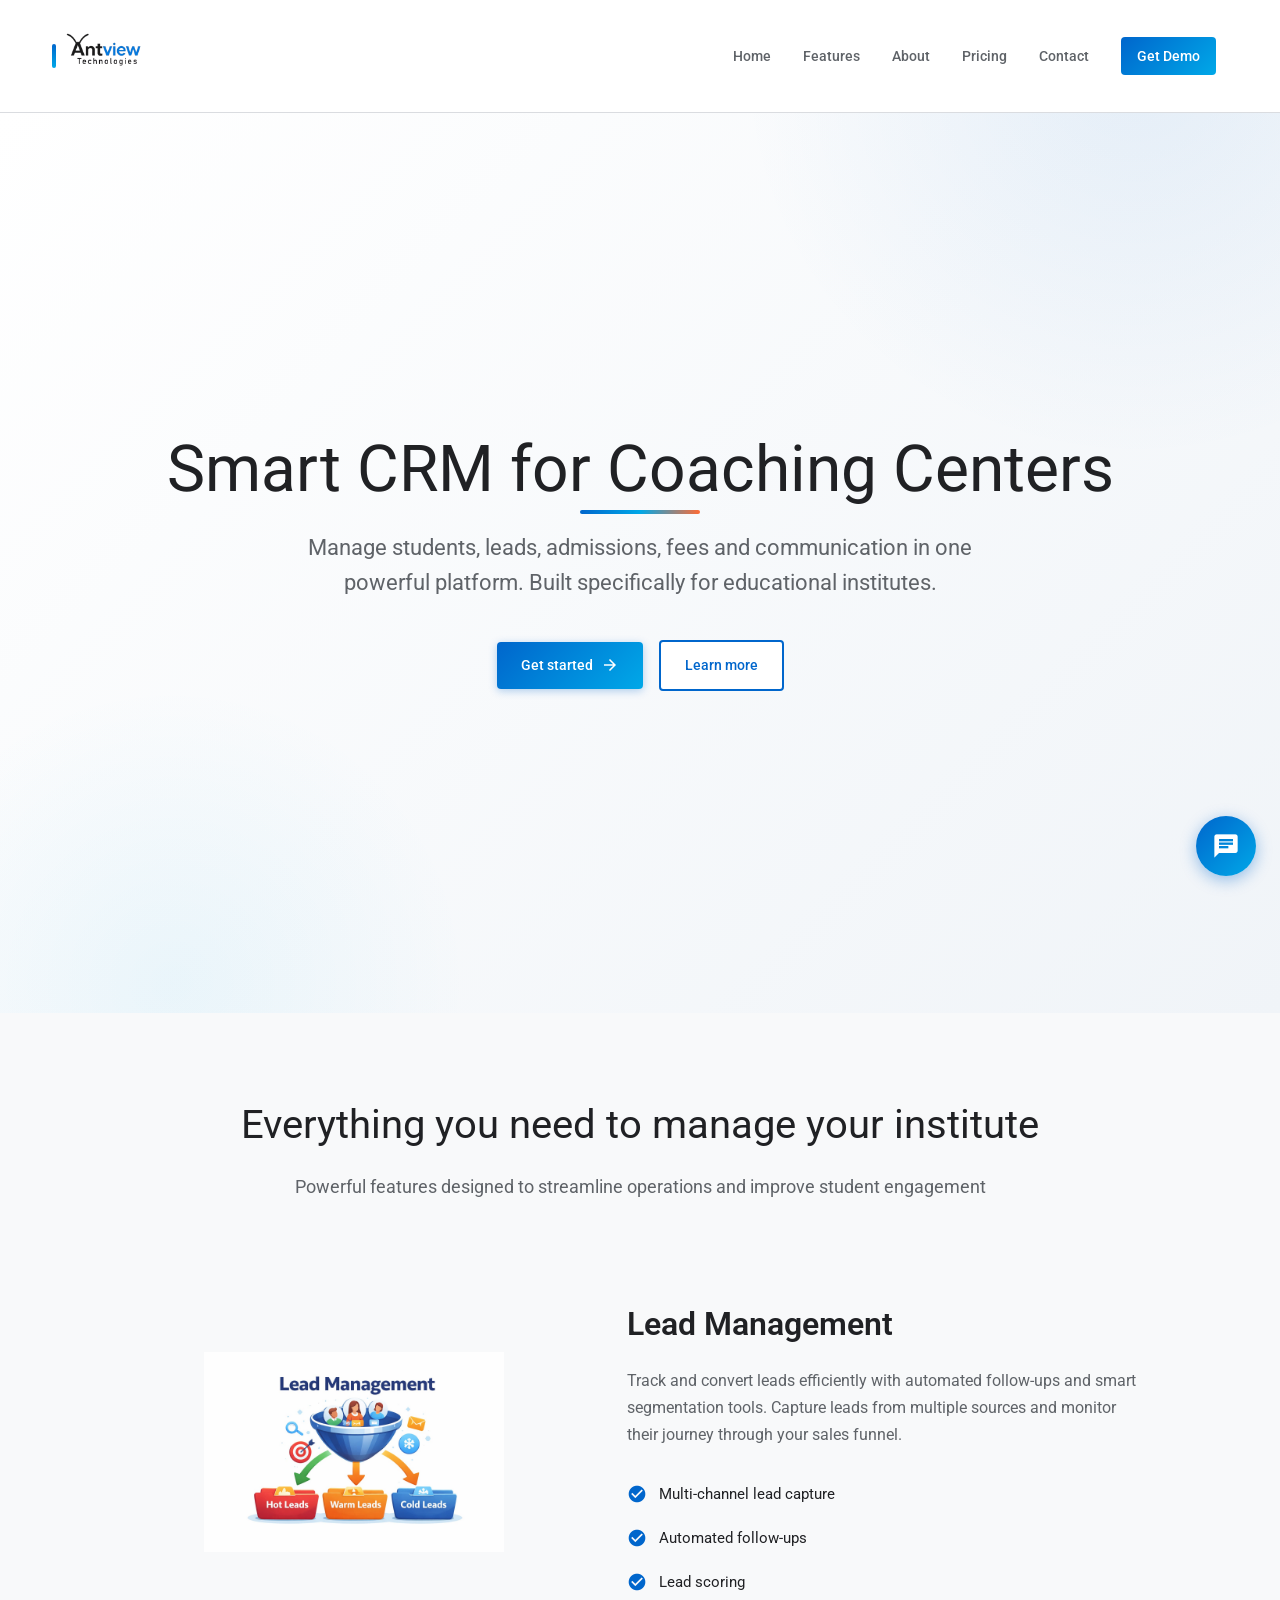
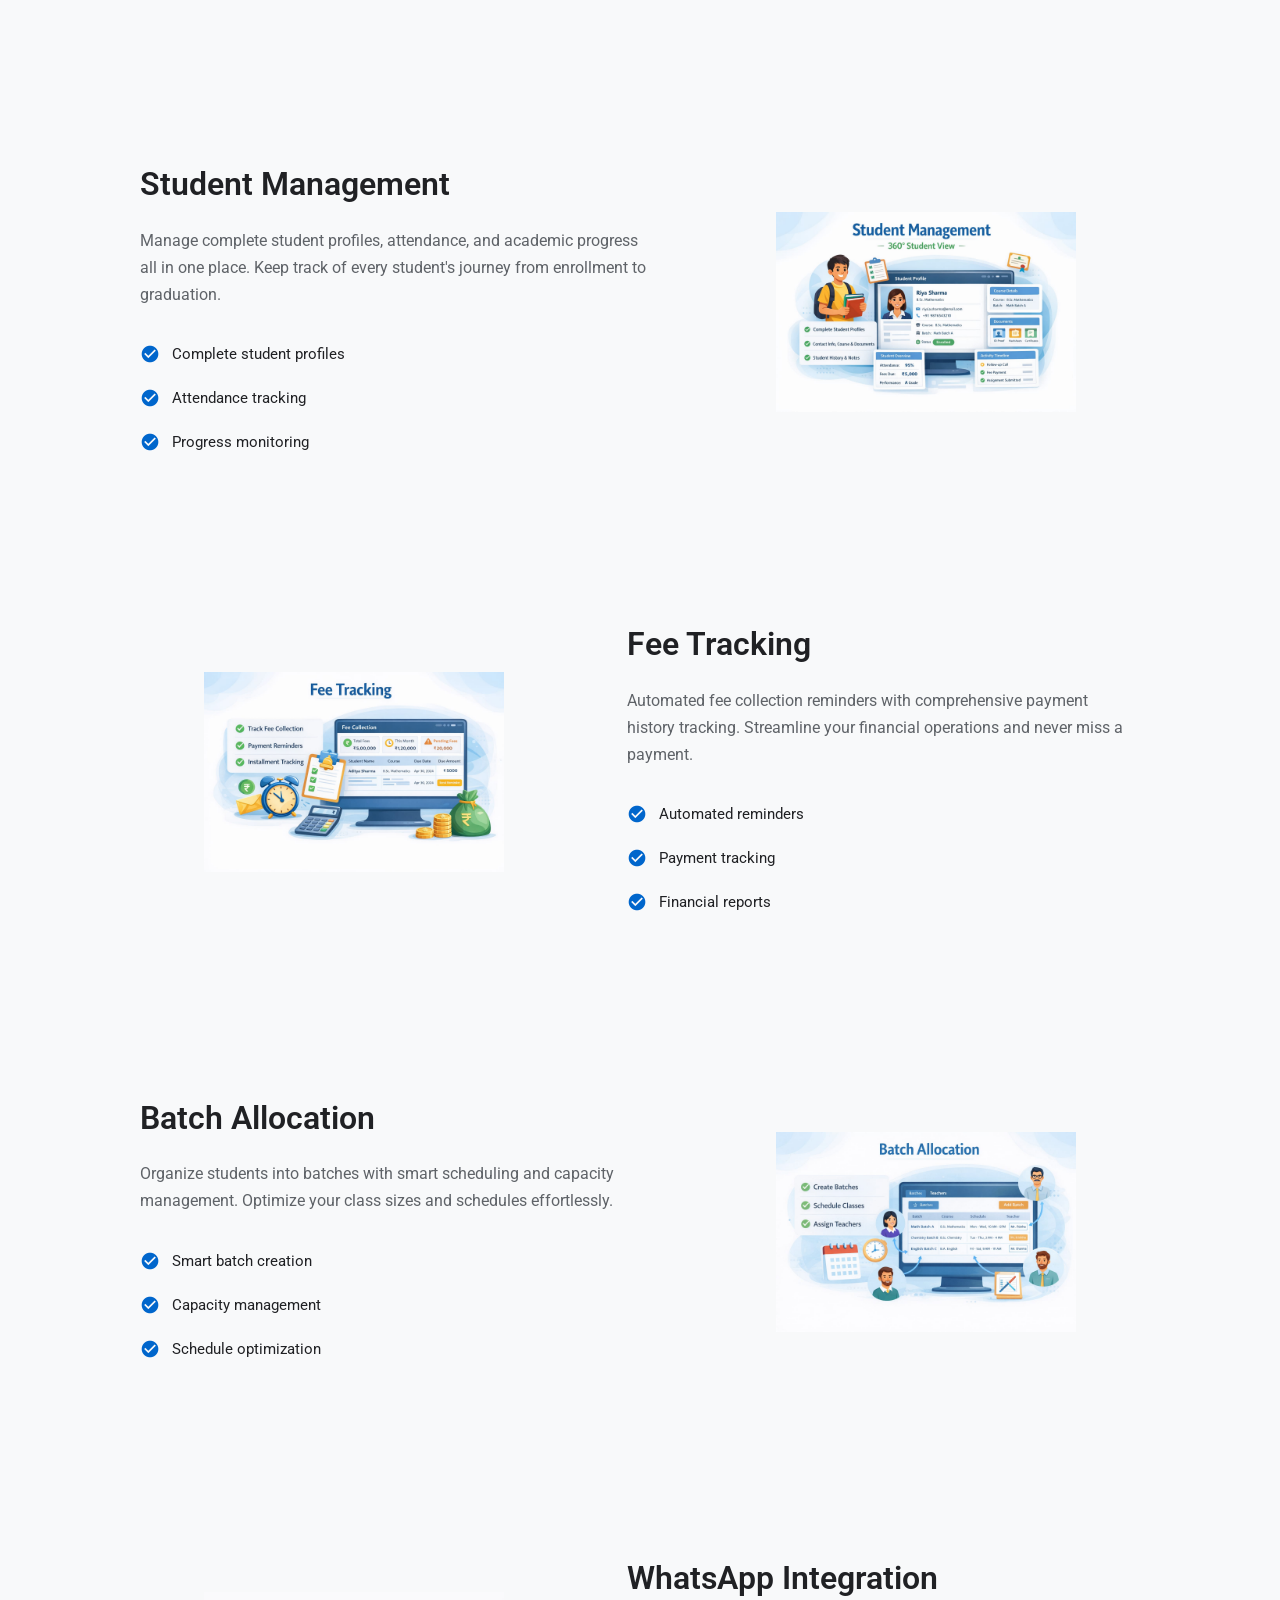
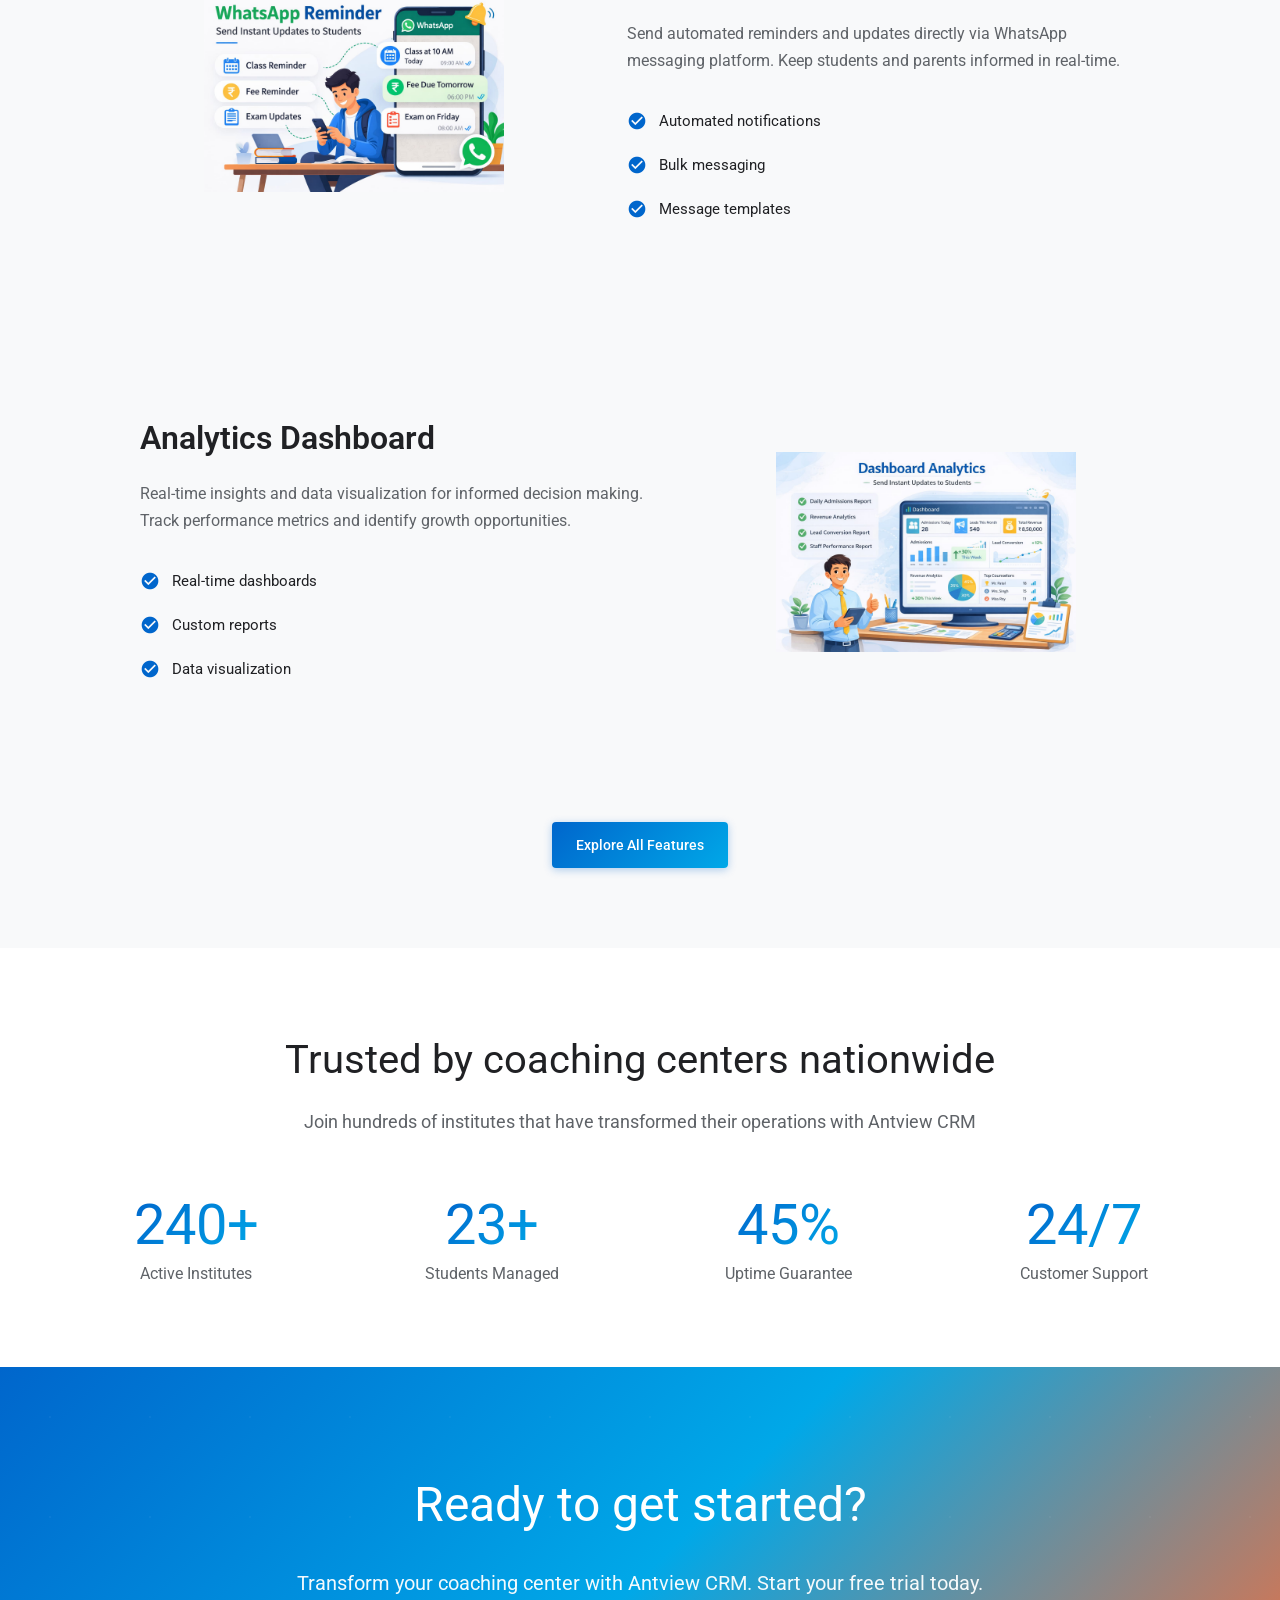
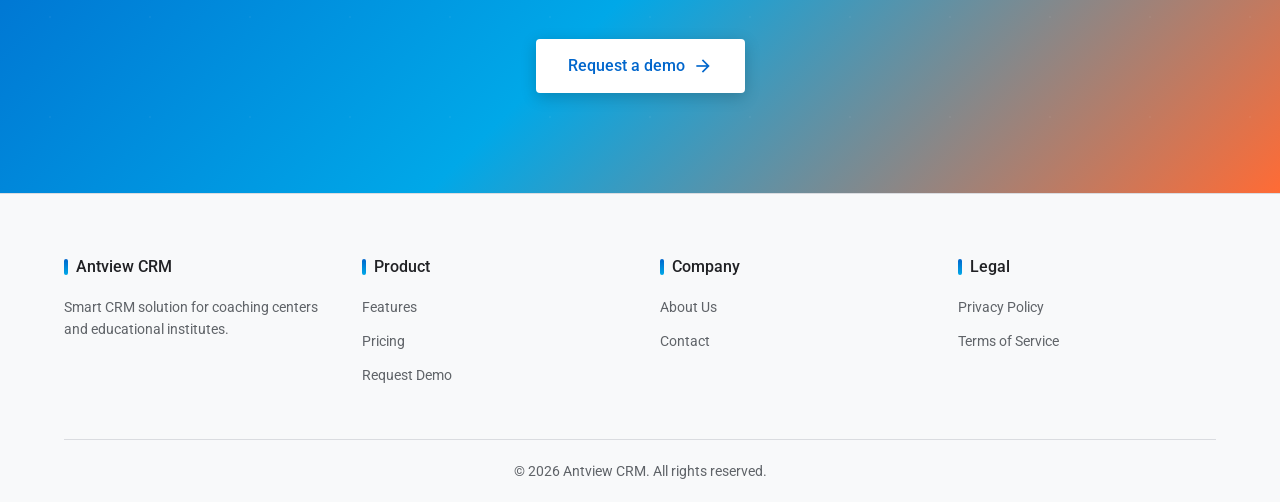
<file: index.html>
<!DOCTYPE html>
<html lang="en">
<head>
<meta charset="UTF-8">
<meta name="viewport" content="width=device-width, initial-scale=1.0">
<title>Antview CRM - Smart CRM for Coaching Centers</title>
<link href="https://fonts.googleapis.com/css2?family=Google+Sans:wght@400;500;700&family=Roboto:wght@300;400;500;700&display=swap" rel="stylesheet">
<link rel="stylesheet" href="https://fonts.googleapis.com/icon?family=Material+Icons">
<link rel="stylesheet" href="styles.css">
<link rel="stylesheet" href="chatbot.css">
</head>
<body>

<nav>
<div class="container nav-container">
<a href="index.html" class="logo"><img src="image-removebg-preview (2).png" alt="Antview Logo" class="logo-img"></a>
<button class="mobile-menu-toggle" aria-label="Toggle menu">
<span></span>
<span></span>
<span></span>
</button>
<div class="nav-links">
<a href="index.html">Home</a>
<a href="features.html">Features</a>
<a href="about.html">About</a>
<a href="pricing.html">Pricing</a>
<a href="contact.html">Contact</a>
<a href="demo.html" class="btn-nav">Get Demo</a>
</div>
</div>
</nav>

<section class="hero">
<div class="container">
<h1>Smart CRM for Coaching Centers</h1>
<p class="subtitle">
Manage students, leads, admissions, fees and communication in one powerful platform. 
Built specifically for educational institutes.
</p>
<div class="hero-buttons">
<a href="demo.html" class="btn-primary">
Get started
<span class="material-icons">arrow_forward</span>
</a>
<a href="features.html" class="btn-secondary">
Learn more
</a>
</div>
</div>
</section>

<section class="features-preview">
<div class="container">
<div class="section-header">
<h2>Everything you need to manage your institute</h2>
<p>Powerful features designed to streamline operations and improve student engagement</p>
</div>

<div class="features-alternating">
<!-- Feature 1 - Image Left -->
<div class="feature-row">
<div class="feature-visual">
<img src="image%20copy.png" alt="Lead Management" class="feature-static-image">
</div>
<div class="feature-content">
<h3>Lead Management</h3>
<p>Track and convert leads efficiently with automated follow-ups and smart segmentation tools. Capture leads from multiple sources and monitor their journey through your sales funnel.</p>
<ul class="feature-list">
<li><span class="material-icons">check_circle</span> Multi-channel lead capture</li>
<li><span class="material-icons">check_circle</span> Automated follow-ups</li>
<li><span class="material-icons">check_circle</span> Lead scoring</li>
</ul>
</div>
</div>

<!-- Feature 2 - Image Right -->
<div class="feature-row feature-row-reverse">
<div class="feature-visual">
<img src="image%20copy%202.png" alt="Student Management" class="feature-static-image">
</div>
<div class="feature-content">
<h3>Student Management</h3>
<p>Manage complete student profiles, attendance, and academic progress all in one place. Keep track of every student's journey from enrollment to graduation.</p>
<ul class="feature-list">
<li><span class="material-icons">check_circle</span> Complete student profiles</li>
<li><span class="material-icons">check_circle</span> Attendance tracking</li>
<li><span class="material-icons">check_circle</span> Progress monitoring</li>
</ul>
</div>
</div>

<!-- Feature 3 - Image Left -->
<div class="feature-row">
<div class="feature-visual">
<img src="image%20copy%203.png" alt="Fee Tracking" class="feature-static-image">
</div>
<div class="feature-content">
<h3>Fee Tracking</h3>
<p>Automated fee collection reminders with comprehensive payment history tracking. Streamline your financial operations and never miss a payment.</p>
<ul class="feature-list">
<li><span class="material-icons">check_circle</span> Automated reminders</li>
<li><span class="material-icons">check_circle</span> Payment tracking</li>
<li><span class="material-icons">check_circle</span> Financial reports</li>
</ul>
</div>
</div>

<!-- Feature 4 - Image Right -->
<div class="feature-row feature-row-reverse">
<div class="feature-visual">
<img src="image%20copy%204.png" alt="Batch Allocation" class="feature-static-image">
</div>
<div class="feature-content">
<h3>Batch Allocation</h3>
<p>Organize students into batches with smart scheduling and capacity management. Optimize your class sizes and schedules effortlessly.</p>
<ul class="feature-list">
<li><span class="material-icons">check_circle</span> Smart batch creation</li>
<li><span class="material-icons">check_circle</span> Capacity management</li>
<li><span class="material-icons">check_circle</span> Schedule optimization</li>
</ul>
</div>
</div>

<!-- Feature 5 - Image Left -->
<div class="feature-row">
<div class="feature-visual">
<img src="image%20copy%205.png" alt="WhatsApp Integration" class="feature-static-image">
</div>
<div class="feature-content">
<h3>WhatsApp Integration</h3>
<p>Send automated reminders and updates directly via WhatsApp messaging platform. Keep students and parents informed in real-time.</p>
<ul class="feature-list">
<li><span class="material-icons">check_circle</span> Automated notifications</li>
<li><span class="material-icons">check_circle</span> Bulk messaging</li>
<li><span class="material-icons">check_circle</span> Message templates</li>
</ul>
</div>
</div>

<!-- Feature 6 - Image Right -->
<div class="feature-row feature-row-reverse">
<div class="feature-visual">
<img src="image%20copy%206.png" alt="Analytics Dashboard" class="feature-static-image">
</div>
<div class="feature-content">
<h3>Analytics Dashboard</h3>
<p>Real-time insights and data visualization for informed decision making. Track performance metrics and identify growth opportunities.</p>
<ul class="feature-list">
<li><span class="material-icons">check_circle</span> Real-time dashboards</li>
<li><span class="material-icons">check_circle</span> Custom reports</li>
<li><span class="material-icons">check_circle</span> Data visualization</li>
</ul>
</div>
</div>
</div>

<div style="text-align:center;margin-top:60px;">
<a href="features.html" class="btn-primary">Explore All Features</a>
</div>
</div>
</section>

<section class="stats">
<div class="container">
<div class="section-header">
<h2>Trusted by coaching centers nationwide</h2>
<p>Join hundreds of institutes that have transformed their operations with Antview CRM</p>
</div>
<div class="stats-grid">
<div class="stat-item">
<div class="stat-number">500+</div>
<div class="stat-label">Active Institutes</div>
</div>
<div class="stat-item">
<div class="stat-number">50K+</div>
<div class="stat-label">Students Managed</div>
</div>
<div class="stat-item">
<div class="stat-number">99%</div>
<div class="stat-label">Uptime Guarantee</div>
</div>
<div class="stat-item">
<div class="stat-number">24/7</div>
<div class="stat-label">Customer Support</div>
</div>
</div>
</div>
</section>

<section class="cta">
<div class="container">
<h2>Ready to get started?</h2>
<p>Transform your coaching center with Antview CRM. Start your free trial today.</p>
<a href="demo.html" class="btn-primary btn-large">
Request a demo
<span class="material-icons">arrow_forward</span>
</a>
</div>
</section>

<footer>
<div class="container">
<div class="footer-content">
<div class="footer-section">
<h4>Antview CRM</h4>
<p>Smart CRM solution for coaching centers and educational institutes.</p>
</div>
<div class="footer-section">
<h4>Product</h4>
<a href="features.html">Features</a>
<a href="pricing.html">Pricing</a>
<a href="demo.html">Request Demo</a>
</div>
<div class="footer-section">
<h4>Company</h4>
<a href="about.html">About Us</a>
<a href="contact.html">Contact</a>
</div>
<div class="footer-section">
<h4>Legal</h4>
<a href="#">Privacy Policy</a>
<a href="#">Terms of Service</a>
</div>
</div>
<div class="footer-bottom">
<p>© 2026 Antview CRM. All rights reserved.</p>
</div>
</div>
</footer>

<script src="mobile-menu.js"></script>
<script src="animations.js"></script>
<script src="chatbot.js"></script>
</body>
</html>
</file>
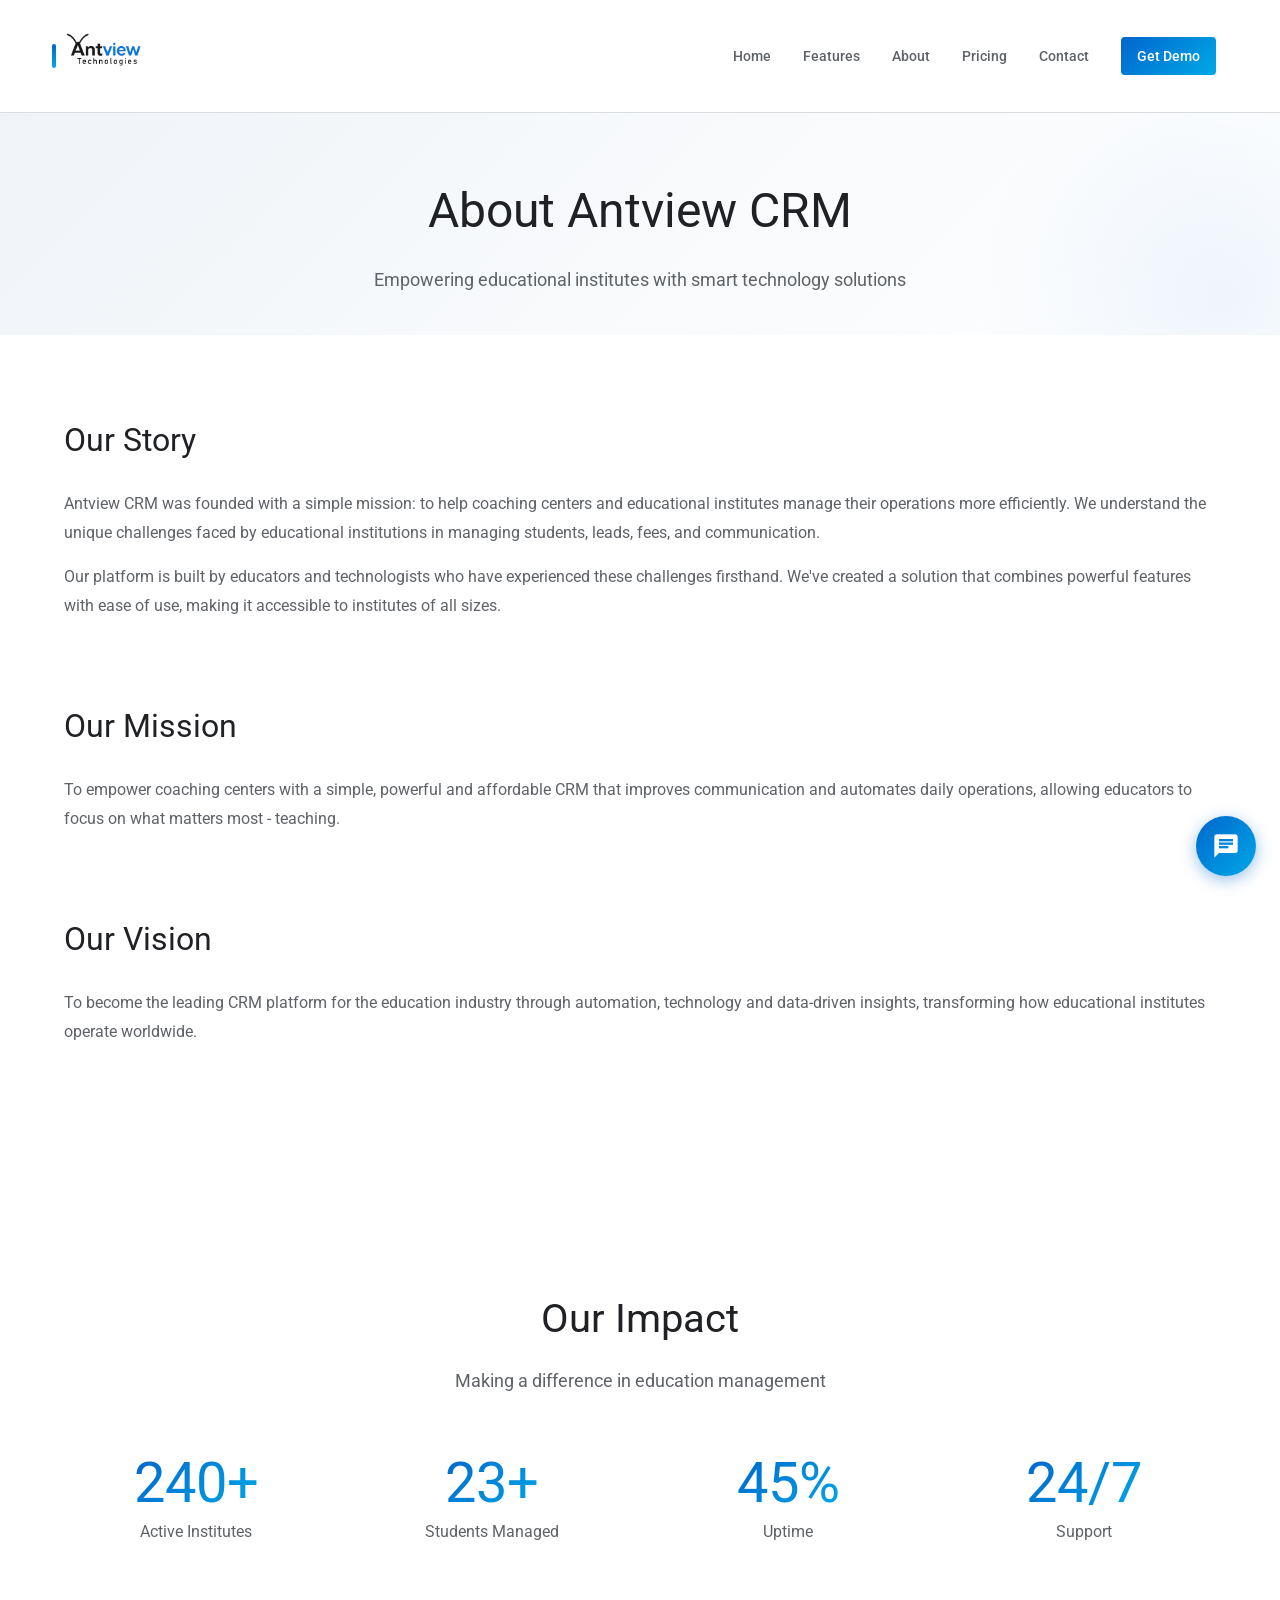
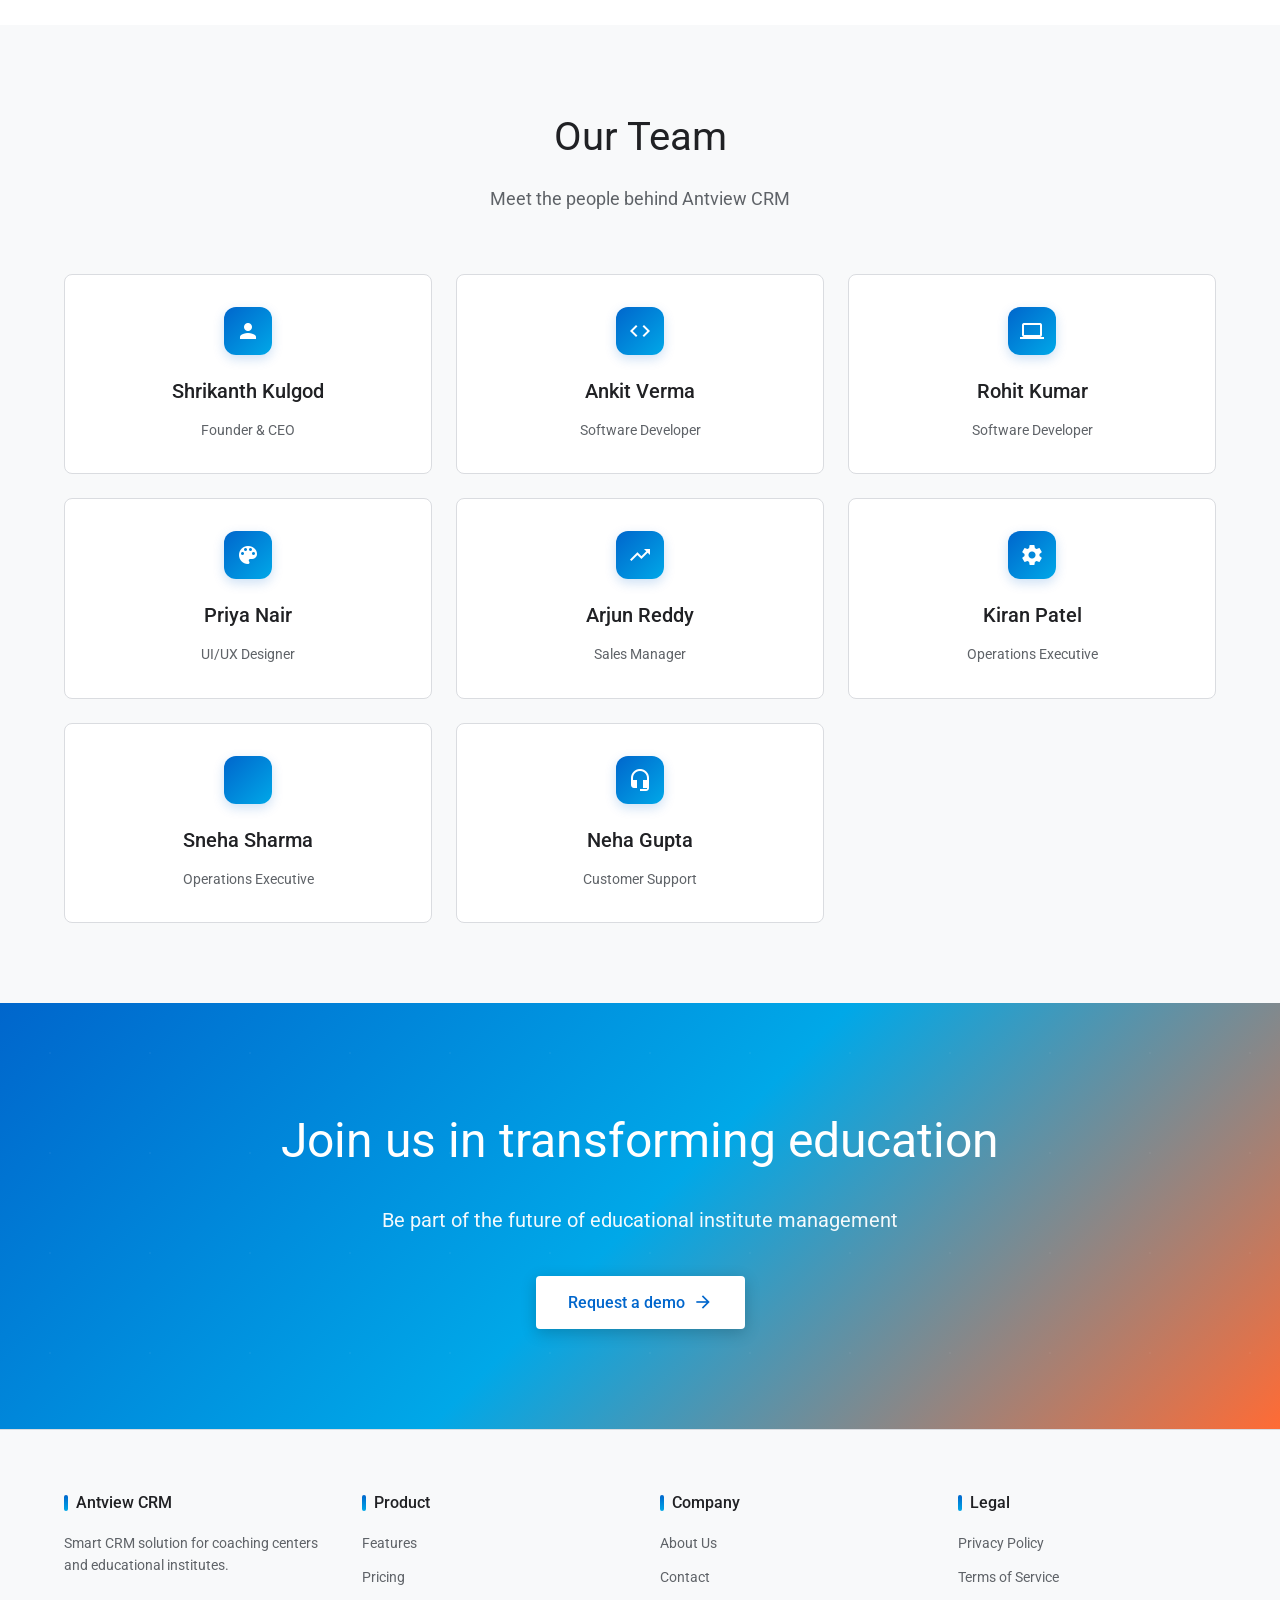
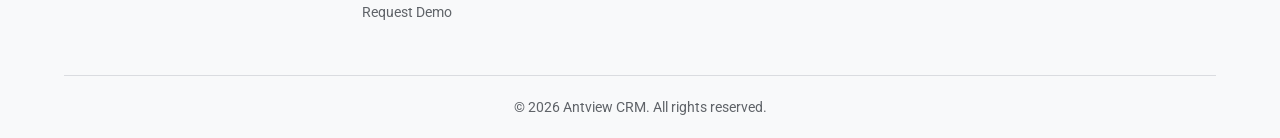
<file: about.html>
<!DOCTYPE html>
<html lang="en">
<head>
<meta charset="UTF-8">
<meta name="viewport" content="width=device-width, initial-scale=1.0">
<title>About Us - Antview CRM</title>
<link href="https://fonts.googleapis.com/css2?family=Google+Sans:wght@400;500;700&family=Roboto:wght@300;400;500;700&display=swap" rel="stylesheet">
<link rel="stylesheet" href="https://fonts.googleapis.com/icon?family=Material+Icons">
<link rel="stylesheet" href="styles.css">
<link rel="stylesheet" href="chatbot.css">
</head>
<body>

<nav>
<div class="container nav-container">
<a href="index.html" class="logo"><img src="image-removebg-preview (2).png" alt="Antview Logo" class="logo-img"></a>
<button class="mobile-menu-toggle" aria-label="Toggle menu">
<span></span>
<span></span>
<span></span>
</button>
<div class="nav-links">
<a href="index.html">Home</a>
<a href="features.html">Features</a>
<a href="about.html">About</a>
<a href="pricing.html">Pricing</a>
<a href="contact.html">Contact</a>
<a href="demo.html" class="btn-nav">Get Demo</a>
</div>
</div>
</nav>

<section class="page-header">
<div class="container">
<h1>About Antview CRM</h1>
<p>Empowering educational institutes with smart technology solutions</p>
</div>
</section>

<section class="page-content">
<div class="container">

<div class="content-section">
<h2>Our Story</h2>
<p>Antview CRM was founded with a simple mission: to help coaching centers and educational institutes manage their operations more efficiently. We understand the unique challenges faced by educational institutions in managing students, leads, fees, and communication.</p>
<p>Our platform is built by educators and technologists who have experienced these challenges firsthand. We've created a solution that combines powerful features with ease of use, making it accessible to institutes of all sizes.</p>
</div>

<div class="content-section">
<h2>Our Mission</h2>
<p>To empower coaching centers with a simple, powerful and affordable CRM that improves communication and automates daily operations, allowing educators to focus on what matters most - teaching.</p>
</div>

<div class="content-section">
<h2>Our Vision</h2>
<p>To become the leading CRM platform for the education industry through automation, technology and data-driven insights, transforming how educational institutes operate worldwide.</p>
</div>

</div>
</section>

<section class="stats">
<div class="container">
<div class="section-header">
<h2>Our Impact</h2>
<p>Making a difference in education management</p>
</div>
<div class="stats-grid">
<div class="stat-item">
<div class="stat-number">500+</div>
<div class="stat-label">Active Institutes</div>
</div>
<div class="stat-item">
<div class="stat-number">50K+</div>
<div class="stat-label">Students Managed</div>
</div>
<div class="stat-item">
<div class="stat-number">99%</div>
<div class="stat-label">Uptime</div>
</div>
<div class="stat-item">
<div class="stat-number">24/7</div>
<div class="stat-label">Support</div>
</div>
</div>
</div>
</section>

<section class="page-content" style="background:var(--google-light-gray);">
<div class="container">
<div class="section-header">
<h2>Our Team</h2>
<p>Meet the people behind Antview CRM</p>
</div>

<div class="features-grid">
<div class="feature-card" style="text-align:center;">
<div class="feature-icon" style="margin:0 auto 20px;">
<span class="material-icons">person</span>
</div>
<h3>Shrikanth Kulgod</h3>
<p>Founder & CEO</p>
</div>

<div class="feature-card" style="text-align:center;">
<div class="feature-icon" style="margin:0 auto 20px;">
<span class="material-icons">code</span>
</div>
<h3>Ankit Verma</h3>
<p>Software Developer</p>
</div>

<div class="feature-card" style="text-align:center;">
<div class="feature-icon" style="margin:0 auto 20px;">
<span class="material-icons">computer</span>
</div>
<h3>Rohit Kumar</h3>
<p>Software Developer</p>
</div>

<div class="feature-card" style="text-align:center;">
<div class="feature-icon" style="margin:0 auto 20px;">
<span class="material-icons">palette</span>
</div>
<h3>Priya Nair</h3>
<p>UI/UX Designer</p>
</div>

<div class="feature-card" style="text-align:center;">
<div class="feature-icon" style="margin:0 auto 20px;">
<span class="material-icons">trending_up</span>
</div>
<h3>Arjun Reddy</h3>
<p>Sales Manager</p>
</div>

<div class="feature-card" style="text-align:center;">
<div class="feature-icon" style="margin:0 auto 20px;">
<span class="material-icons">settings</span>
</div>
<h3>Kiran Patel</h3>
<p>Operations Executive</p>
</div>

<div class="feature-card" style="text-align:center;">
<div class="feature-icon" style="margin:0 auto 20px;">
<span class="material-icons">task</span>
</div>
<h3>Sneha Sharma</h3>
<p>Operations Executive</p>
</div>

<div class="feature-card" style="text-align:center;">
<div class="feature-icon" style="margin:0 auto 20px;">
<span class="material-icons">headset_mic</span>
</div>
<h3>Neha Gupta</h3>
<p>Customer Support</p>
</div>
</div>

</div>
</section>

<section class="cta">
<div class="container">
<h2>Join us in transforming education</h2>
<p>Be part of the future of educational institute management</p>
<a href="demo.html" class="btn-primary btn-large">
Request a demo
<span class="material-icons">arrow_forward</span>
</a>
</div>
</section>

<footer>
<div class="container">
<div class="footer-content">
<div class="footer-section">
<h4>Antview CRM</h4>
<p>Smart CRM solution for coaching centers and educational institutes.</p>
</div>
<div class="footer-section">
<h4>Product</h4>
<a href="features.html">Features</a>
<a href="pricing.html">Pricing</a>
<a href="demo.html">Request Demo</a>
</div>
<div class="footer-section">
<h4>Company</h4>
<a href="about.html">About Us</a>
<a href="contact.html">Contact</a>
</div>
<div class="footer-section">
<h4>Legal</h4>
<a href="#">Privacy Policy</a>
<a href="#">Terms of Service</a>
</div>
</div>
<div class="footer-bottom">
<p>© 2026 Antview CRM. All rights reserved.</p>
</div>
</div>
</footer>

<script src="mobile-menu.js"></script>
<script src="animations.js"></script>
<script src="chatbot.js"></script>
</body>
</html>
</file>
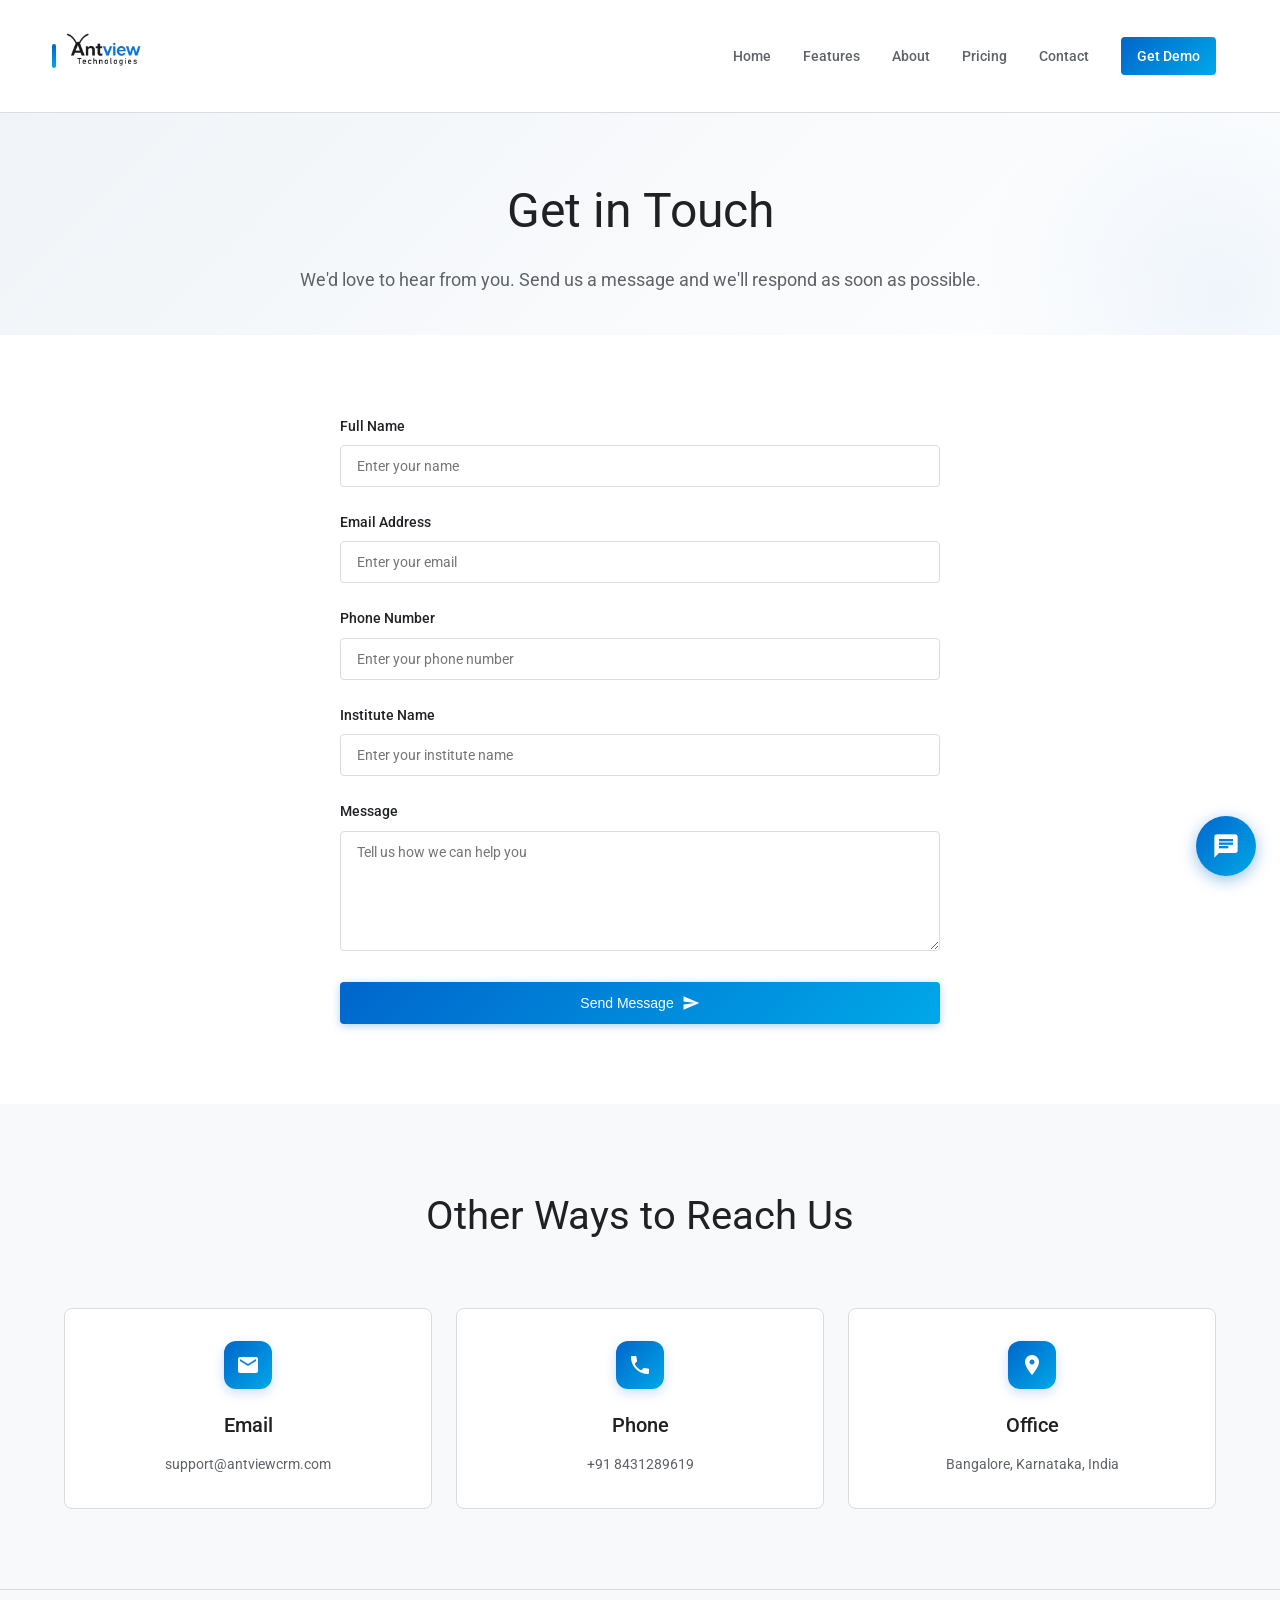
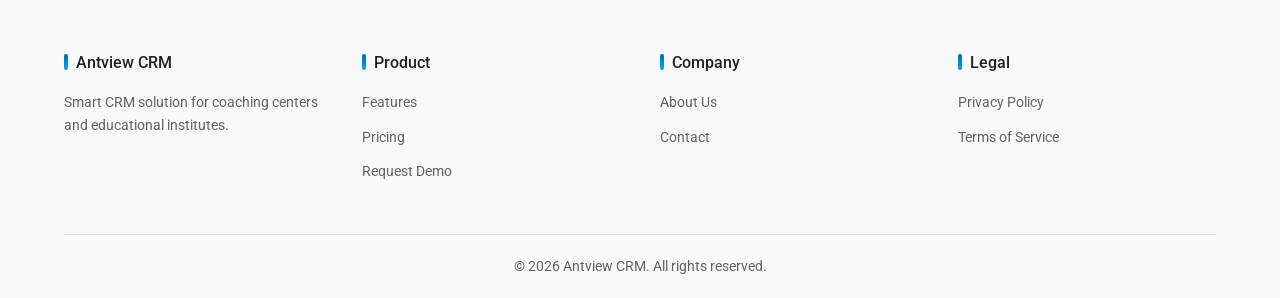
<file: contact.html>
<!DOCTYPE html>
<html lang="en">
<head>
<meta charset="UTF-8">
<meta name="viewport" content="width=device-width, initial-scale=1.0">
<title>Contact Us - Antview CRM</title>
<link href="https://fonts.googleapis.com/css2?family=Google+Sans:wght@400;500;700&family=Roboto:wght@300;400;500;700&display=swap" rel="stylesheet">
<link rel="stylesheet" href="https://fonts.googleapis.com/icon?family=Material+Icons">
<link rel="stylesheet" href="styles.css">
<link rel="stylesheet" href="chatbot.css">
</head>
<body>

<nav>
<div class="container nav-container">
<a href="index.html" class="logo"><img src="image-removebg-preview (2).png" alt="Antview Logo" class="logo-img"></a>
<button class="mobile-menu-toggle" aria-label="Toggle menu">
<span></span>
<span></span>
<span></span>
</button>
<div class="nav-links">
<a href="index.html">Home</a>
<a href="features.html">Features</a>
<a href="about.html">About</a>
<a href="pricing.html">Pricing</a>
<a href="contact.html">Contact</a>
<a href="demo.html" class="btn-nav">Get Demo</a>
</div>
</div>
</nav>

<section class="page-header">
<div class="container">
<h1>Get in Touch</h1>
<p>We'd love to hear from you. Send us a message and we'll respond as soon as possible.</p>
</div>
</section>

<section class="page-content">
<div class="container">
<div class="form-container">
<form id="contactForm" action="https://formspree.io/f/mqeyeqav" method="POST">
<div class="form-group">
<label>Full Name</label>
<input type="text" name="name" placeholder="Enter your name" required>
</div>
<div class="form-group">
<label>Email Address</label>
<input type="email" name="email" placeholder="Enter your email" required>
</div>
<div class="form-group">
<label>Phone Number</label>
<input type="tel" name="phone" placeholder="Enter your phone number">
</div>
<div class="form-group">
<label>Institute Name</label>
<input type="text" name="institute" placeholder="Enter your institute name">
</div>
<div class="form-group">
<label>Message</label>
<textarea name="message" placeholder="Tell us how we can help you" required></textarea>
</div>
<button type="submit" class="btn-primary" style="width:100%;justify-content:center;">
Send Message
<span class="material-icons">send</span>
</button>
<div id="formStatus" style="display:none;margin-top:20px;padding:16px;border-radius:8px;text-align:center;"></div>
</form>
</div>
</div>
</section>

<section class="page-content" style="background:var(--google-light-gray);">
<div class="container">
<div class="section-header">
<h2>Other Ways to Reach Us</h2>
</div>
<div class="features-grid">
<div class="feature-card" style="text-align:center;">
<div class="feature-icon" style="margin:0 auto 20px;">
<span class="material-icons">email</span>
</div>
<h3>Email</h3>
<p>support@antviewcrm.com</p>
</div>
<div class="feature-card" style="text-align:center;">
<div class="feature-icon" style="margin:0 auto 20px;">
<span class="material-icons">phone</span>
</div>
<h3>Phone</h3>
<p>+91 8431289619</p>
</div>
<div class="feature-card" style="text-align:center;">
<div class="feature-icon" style="margin:0 auto 20px;">
<span class="material-icons">location_on</span>
</div>
<h3>Office</h3>
<p>Bangalore, Karnataka, India</p>
</div>
</div>
</div>
</section>

<footer>
<div class="container">
<div class="footer-content">
<div class="footer-section">
<h4>Antview CRM</h4>
<p>Smart CRM solution for coaching centers and educational institutes.</p>
</div>
<div class="footer-section">
<h4>Product</h4>
<a href="features.html">Features</a>
<a href="pricing.html">Pricing</a>
<a href="demo.html">Request Demo</a>
</div>
<div class="footer-section">
<h4>Company</h4>
<a href="about.html">About Us</a>
<a href="contact.html">Contact</a>
</div>
<div class="footer-section">
<h4>Legal</h4>
<a href="#">Privacy Policy</a>
<a href="#">Terms of Service</a>
</div>
</div>
<div class="footer-bottom">
<p>© 2026 Antview CRM. All rights reserved.</p>
</div>
</div>
</footer>

<script src="mobile-menu.js"></script>
<script src="animations.js"></script>
<script src="chatbot.js"></script>
<script>
// Contact form handling
document.getElementById('contactForm').addEventListener('submit', async function(e) {
    e.preventDefault();
    
    const form = e.target;
    const submitBtn = form.querySelector('button[type="submit"]');
    const formStatus = document.getElementById('formStatus');
    const formData = new FormData(form);
    
    // Disable button and show loading
    submitBtn.disabled = true;
    submitBtn.innerHTML = '<span class="material-icons rotating">sync</span> Sending...';
    
    try {
        // Actually submit to Formspree
        const response = await fetch(form.action, {
            method: 'POST',
            body: formData,
            headers: {
                'Accept': 'application/json'
            }
        });
        
        if (response.ok) {
            // Show success message
            formStatus.style.display = 'block';
            formStatus.style.background = 'linear-gradient(135deg, #4caf50, #45a049)';
            formStatus.style.color = 'white';
            formStatus.innerHTML = '<span class="material-icons" style="vertical-align:middle;margin-right:8px;">check_circle</span>Message sent successfully! We\'ll get back to you soon.';
            
            // Reset form
            form.reset();
            
            // Hide success message after 5 seconds
            setTimeout(() => {
                formStatus.style.display = 'none';
            }, 5000);
        } else {
            throw new Error('Form submission failed');
        }
        
        // Reset button
        submitBtn.disabled = false;
        submitBtn.innerHTML = 'Send Message <span class="material-icons">send</span>';
        
    } catch (error) {
        // Show error message
        formStatus.style.display = 'block';
        formStatus.style.background = 'linear-gradient(135deg, #f44336, #d32f2f)';
        formStatus.style.color = 'white';
        formStatus.innerHTML = '<span class="material-icons" style="vertical-align:middle;margin-right:8px;">error</span>Something went wrong. Please try again.';
        
        // Reset button
        submitBtn.disabled = false;
        submitBtn.innerHTML = 'Send Message <span class="material-icons">send</span>';
    }
});
</script>
<style>
@keyframes rotating {
    from { transform: rotate(0deg); }
    to { transform: rotate(360deg); }
}
.rotating {
    animation: rotating 1s linear infinite;
}
</style>
</body>
</html>
</file>
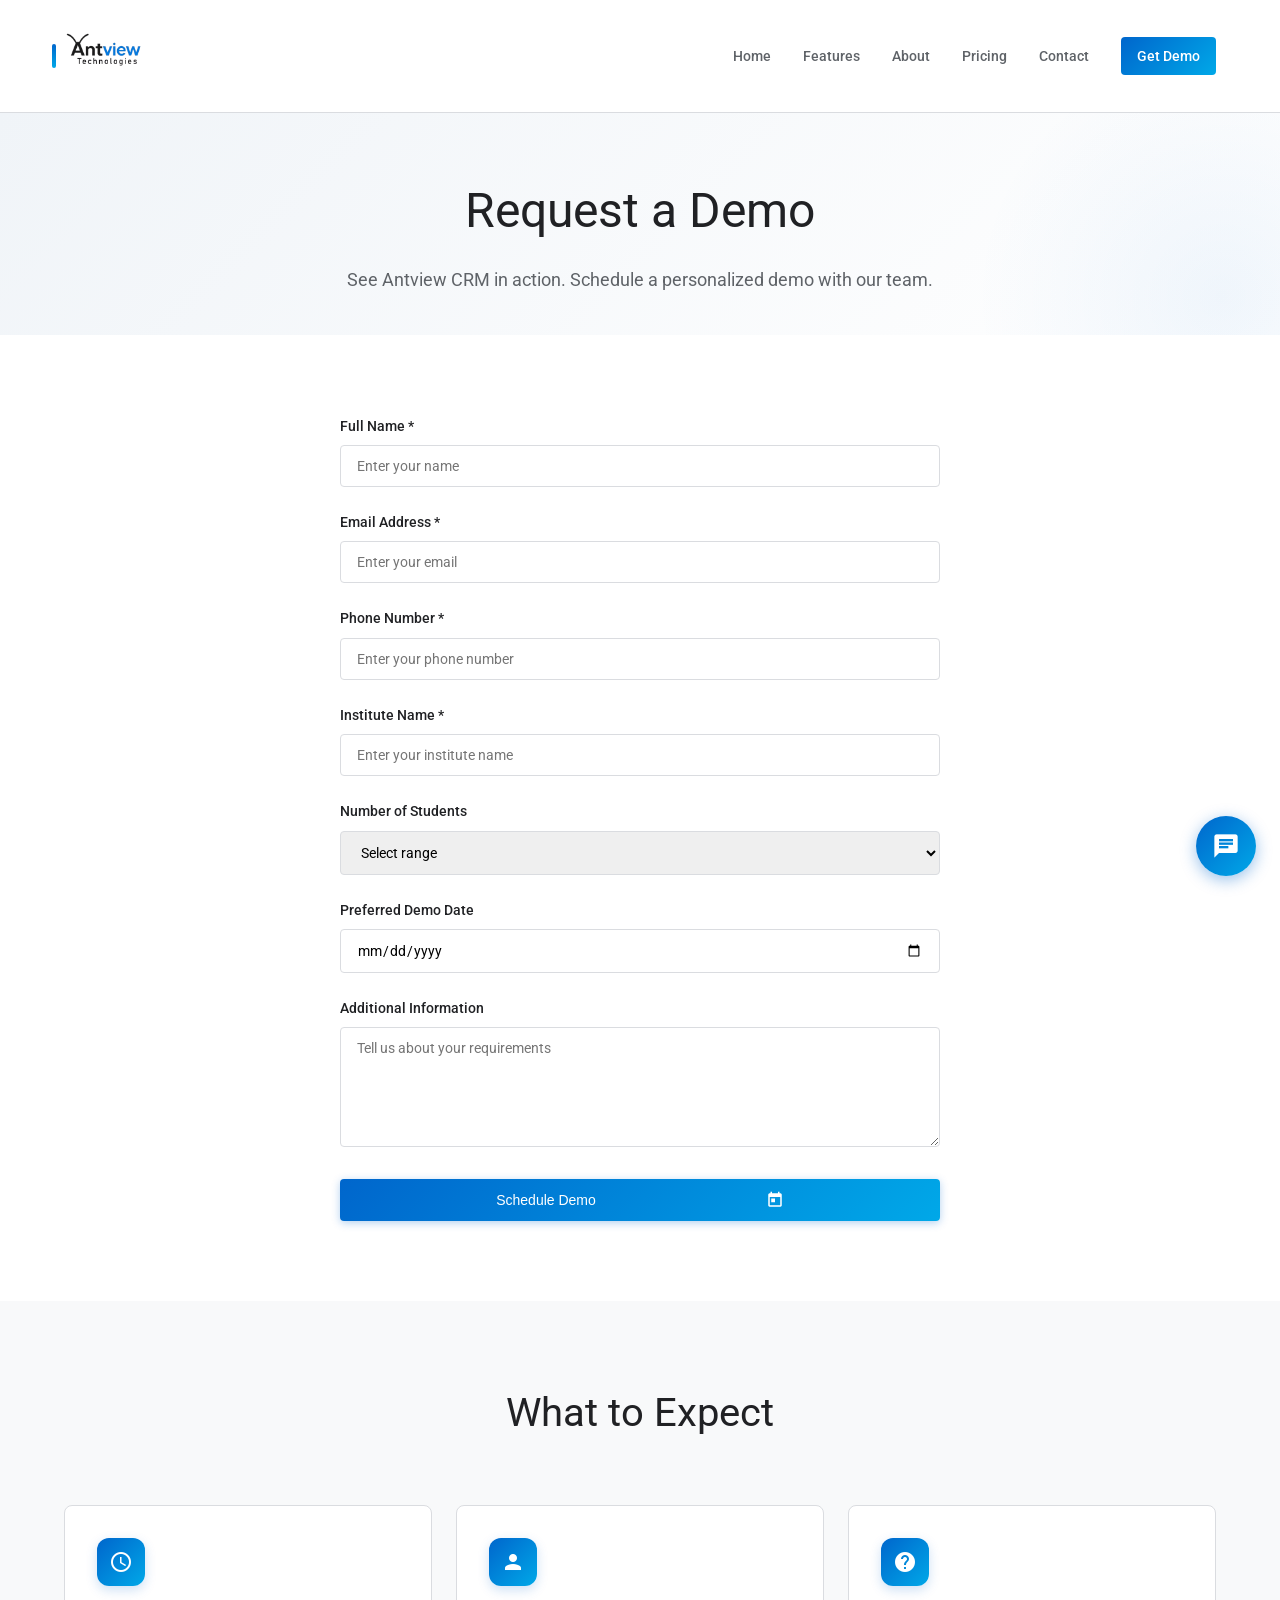
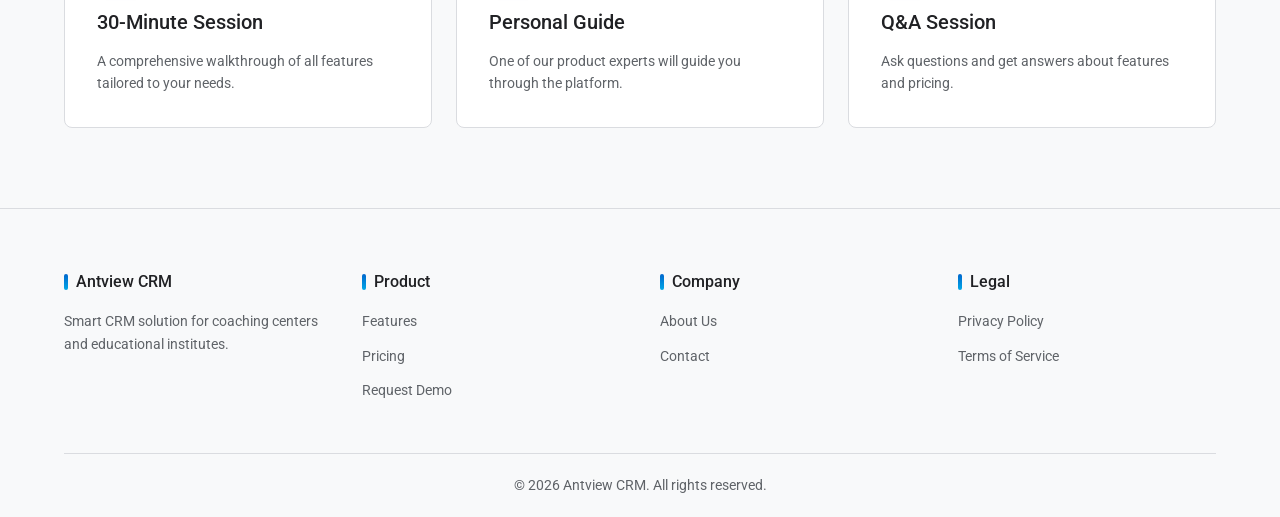
<file: demo.html>
<!DOCTYPE html>
<html lang="en">
<head>
<meta charset="UTF-8">
<meta name="viewport" content="width=device-width, initial-scale=1.0">
<title>Request Demo - Antview CRM</title>
<link href="https://fonts.googleapis.com/css2?family=Google+Sans:wght@400;500;700&family=Roboto:wght@300;400;500;700&display=swap" rel="stylesheet">
<link rel="stylesheet" href="https://fonts.googleapis.com/icon?family=Material+Icons">
<link rel="stylesheet" href="styles.css">
<link rel="stylesheet" href="chatbot.css">
</head>
<body>

<nav>
<div class="container nav-container">
<a href="index.html" class="logo"><img src="image-removebg-preview (2).png" alt="Antview Logo" class="logo-img"></a>
<button class="mobile-menu-toggle" aria-label="Toggle menu">
<span></span>
<span></span>
<span></span>
</button>
<div class="nav-links">
<a href="index.html">Home</a>
<a href="features.html">Features</a>
<a href="about.html">About</a>
<a href="pricing.html">Pricing</a>
<a href="contact.html">Contact</a>
<a href="demo.html" class="btn-nav">Get Demo</a>
</div>
</div>
</nav>

<section class="page-header">
<div class="container">
<h1>Request a Demo</h1>
<p>See Antview CRM in action. Schedule a personalized demo with our team.</p>
</div>
</section>

<section class="page-content">
<div class="container">
<div class="form-container">
<form>
<div class="form-group">
<label>Full Name *</label>
<input type="text" placeholder="Enter your name" required>
</div>
<div class="form-group">
<label>Email Address *</label>
<input type="email" placeholder="Enter your email" required>
</div>
<div class="form-group">
<label>Phone Number *</label>
<input type="tel" placeholder="Enter your phone number" required>
</div>
<div class="form-group">
<label>Institute Name *</label>
<input type="text" placeholder="Enter your institute name" required>
</div>
<div class="form-group">
<label>Number of Students</label>
<select>
<option>Select range</option>
<option>1-50</option>
<option>51-100</option>
<option>101-500</option>
<option>500+</option>
</select>
</div>
<div class="form-group">
<label>Preferred Demo Date</label>
<input type="date">
</div>
<div class="form-group">
<label>Additional Information</label>
<textarea placeholder="Tell us about your requirements"></textarea>
</div>
<button type="submit" class="btn-primary" style="width:100%;justify-content:center;">
Schedule Demo
<span class="material-icons">calendar_today</span>
</button>
</form>
</div>
</div>
</section>

<section class="page-content" style="background:var(--google-light-gray);">
<div class="container">
<div class="section-header">
<h2>What to Expect</h2>
</div>
<div class="features-grid">
<div class="feature-card">
<div class="feature-icon">
<span class="material-icons">schedule</span>
</div>
<h3>30-Minute Session</h3>
<p>A comprehensive walkthrough of all features tailored to your needs.</p>
</div>
<div class="feature-card">
<div class="feature-icon">
<span class="material-icons">person</span>
</div>
<h3>Personal Guide</h3>
<p>One of our product experts will guide you through the platform.</p>
</div>
<div class="feature-card">
<div class="feature-icon">
<span class="material-icons">help</span>
</div>
<h3>Q&A Session</h3>
<p>Ask questions and get answers about features and pricing.</p>
</div>
</div>
</div>
</section>

<footer>
<div class="container">
<div class="footer-content">
<div class="footer-section">
<h4>Antview CRM</h4>
<p>Smart CRM solution for coaching centers and educational institutes.</p>
</div>
<div class="footer-section">
<h4>Product</h4>
<a href="features.html">Features</a>
<a href="pricing.html">Pricing</a>
<a href="demo.html">Request Demo</a>
</div>
<div class="footer-section">
<h4>Company</h4>
<a href="about.html">About Us</a>
<a href="contact.html">Contact</a>
</div>
<div class="footer-section">
<h4>Legal</h4>
<a href="#">Privacy Policy</a>
<a href="#">Terms of Service</a>
</div>
</div>
<div class="footer-bottom">
<p>© 2026 Antview CRM. All rights reserved.</p>
</div>
</div>
</footer>

<script src="mobile-menu.js"></script>
<script src="animations.js"></script>
<script src="chatbot.js"></script>
</body>
</html>
</file>
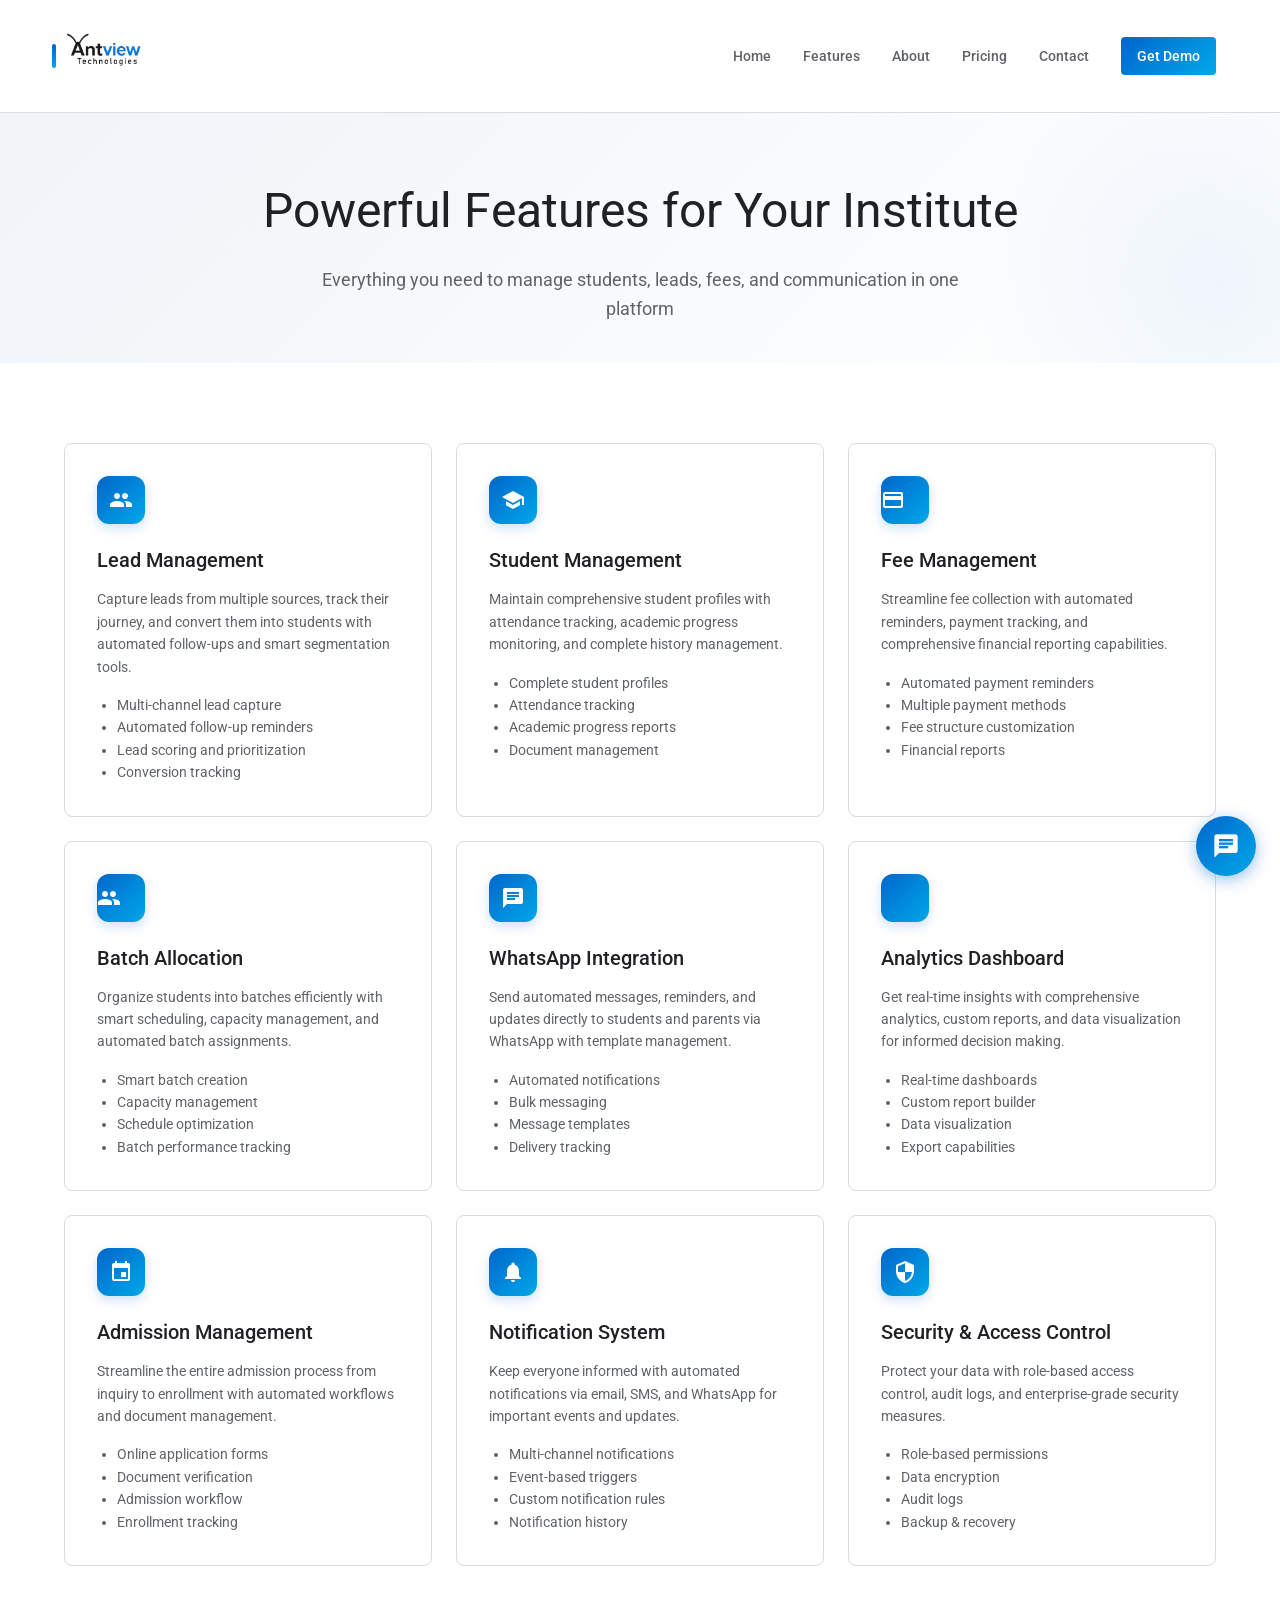
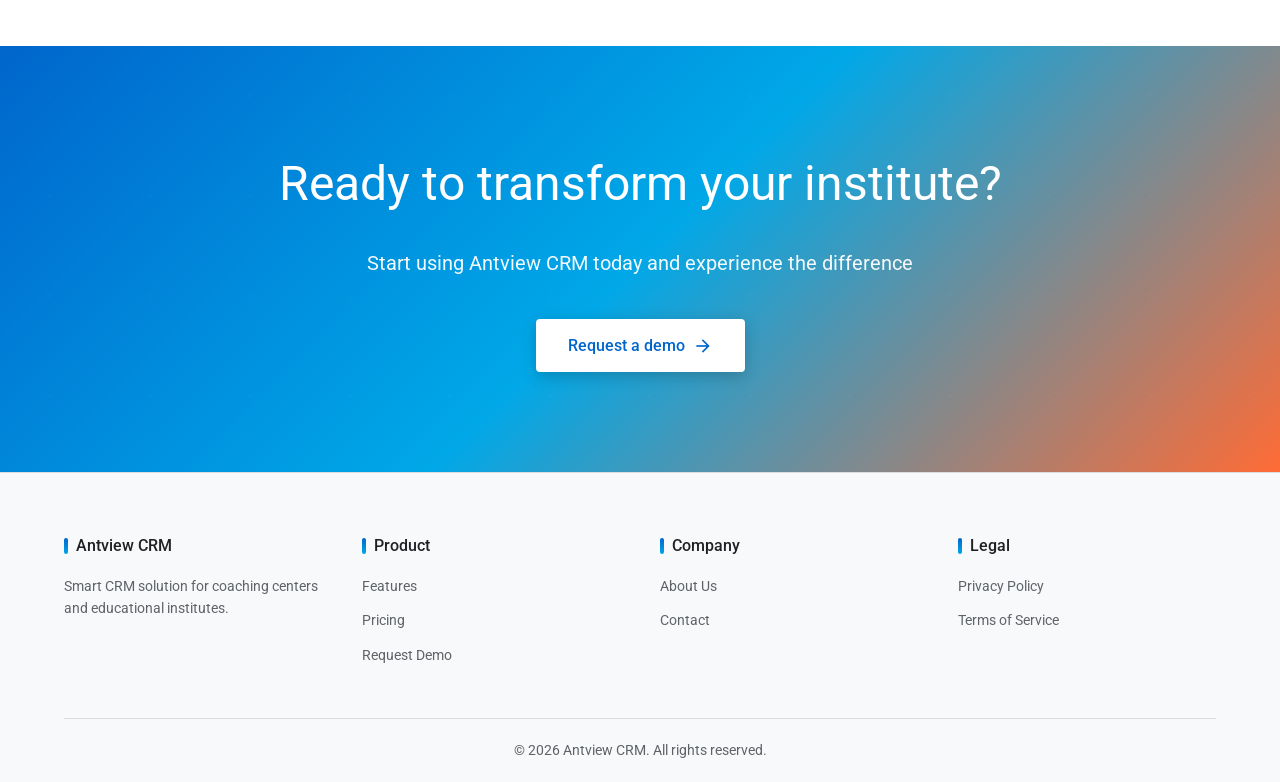
<file: features.html>
<!DOCTYPE html>
<html lang="en">
<head>
<meta charset="UTF-8">
<meta name="viewport" content="width=device-width, initial-scale=1.0">
<title>Features - Antview CRM</title>
<link href="https://fonts.googleapis.com/css2?family=Google+Sans:wght@400;500;700&family=Roboto:wght@300;400;500;700&display=swap" rel="stylesheet">
<link rel="stylesheet" href="https://fonts.googleapis.com/icon?family=Material+Icons">
<link rel="stylesheet" href="styles.css">
<link rel="stylesheet" href="chatbot.css">
</head>
<body>

<nav>
<div class="container nav-container">
<a href="index.html" class="logo"><img src="image-removebg-preview (2).png" alt="Antview Logo" class="logo-img"></a>
<button class="mobile-menu-toggle" aria-label="Toggle menu">
<span></span>
<span></span>
<span></span>
</button>
<div class="nav-links">
<a href="index.html">Home</a>
<a href="features.html">Features</a>
<a href="about.html">About</a>
<a href="pricing.html">Pricing</a>
<a href="contact.html">Contact</a>
<a href="demo.html" class="btn-nav">Get Demo</a>
</div>
</div>
</nav>

<section class="page-header">
<div class="container">
<h1>Powerful Features for Your Institute</h1>
<p>Everything you need to manage students, leads, fees, and communication in one platform</p>
</div>
</section>

<section class="page-content">
<div class="container">

<div class="features-grid">
<div class="feature-card">
<div class="feature-icon">
<span class="material-icons">people</span>
</div>
<h3>Lead Management</h3>
<p>Capture leads from multiple sources, track their journey, and convert them into students with automated follow-ups and smart segmentation tools.</p>
<ul style="margin-top:16px;padding-left:20px;color:var(--text-secondary);font-size:14px;">
<li>Multi-channel lead capture</li>
<li>Automated follow-up reminders</li>
<li>Lead scoring and prioritization</li>
<li>Conversion tracking</li>
</ul>
</div>

<div class="feature-card">
<div class="feature-icon">
<span class="material-icons">school</span>
</div>
<h3>Student Management</h3>
<p>Maintain comprehensive student profiles with attendance tracking, academic progress monitoring, and complete history management.</p>
<ul style="margin-top:16px;padding-left:20px;color:var(--text-secondary);font-size:14px;">
<li>Complete student profiles</li>
<li>Attendance tracking</li>
<li>Academic progress reports</li>
<li>Document management</li>
</ul>
</div>

<div class="feature-card">
<div class="feature-icon">
<span class="material-icons">payments</span>
</div>
<h3>Fee Management</h3>
<p>Streamline fee collection with automated reminders, payment tracking, and comprehensive financial reporting capabilities.</p>
<ul style="margin-top:16px;padding-left:20px;color:var(--text-secondary);font-size:14px;">
<li>Automated payment reminders</li>
<li>Multiple payment methods</li>
<li>Fee structure customization</li>
<li>Financial reports</li>
</ul>
</div>

<div class="feature-card">
<div class="feature-icon">
<span class="material-icons">groups</span>
</div>
<h3>Batch Allocation</h3>
<p>Organize students into batches efficiently with smart scheduling, capacity management, and automated batch assignments.</p>
<ul style="margin-top:16px;padding-left:20px;color:var(--text-secondary);font-size:14px;">
<li>Smart batch creation</li>
<li>Capacity management</li>
<li>Schedule optimization</li>
<li>Batch performance tracking</li>
</ul>
</div>

<div class="feature-card">
<div class="feature-icon">
<span class="material-icons">chat</span>
</div>
<h3>WhatsApp Integration</h3>
<p>Send automated messages, reminders, and updates directly to students and parents via WhatsApp with template management.</p>
<ul style="margin-top:16px;padding-left:20px;color:var(--text-secondary);font-size:14px;">
<li>Automated notifications</li>
<li>Bulk messaging</li>
<li>Message templates</li>
<li>Delivery tracking</li>
</ul>
</div>

<div class="feature-card">
<div class="feature-icon">
<span class="material-icons">analytics</span>
</div>
<h3>Analytics Dashboard</h3>
<p>Get real-time insights with comprehensive analytics, custom reports, and data visualization for informed decision making.</p>
<ul style="margin-top:16px;padding-left:20px;color:var(--text-secondary);font-size:14px;">
<li>Real-time dashboards</li>
<li>Custom report builder</li>
<li>Data visualization</li>
<li>Export capabilities</li>
</ul>
</div>

<div class="feature-card">
<div class="feature-icon">
<span class="material-icons">event</span>
</div>
<h3>Admission Management</h3>
<p>Streamline the entire admission process from inquiry to enrollment with automated workflows and document management.</p>
<ul style="margin-top:16px;padding-left:20px;color:var(--text-secondary);font-size:14px;">
<li>Online application forms</li>
<li>Document verification</li>
<li>Admission workflow</li>
<li>Enrollment tracking</li>
</ul>
</div>

<div class="feature-card">
<div class="feature-icon">
<span class="material-icons">notifications</span>
</div>
<h3>Notification System</h3>
<p>Keep everyone informed with automated notifications via email, SMS, and WhatsApp for important events and updates.</p>
<ul style="margin-top:16px;padding-left:20px;color:var(--text-secondary);font-size:14px;">
<li>Multi-channel notifications</li>
<li>Event-based triggers</li>
<li>Custom notification rules</li>
<li>Notification history</li>
</ul>
</div>

<div class="feature-card">
<div class="feature-icon">
<span class="material-icons">security</span>
</div>
<h3>Security & Access Control</h3>
<p>Protect your data with role-based access control, audit logs, and enterprise-grade security measures.</p>
<ul style="margin-top:16px;padding-left:20px;color:var(--text-secondary);font-size:14px;">
<li>Role-based permissions</li>
<li>Data encryption</li>
<li>Audit logs</li>
<li>Backup & recovery</li>
</ul>
</div>
</div>

</div>
</section>

<section class="cta">
<div class="container">
<h2>Ready to transform your institute?</h2>
<p>Start using Antview CRM today and experience the difference</p>
<a href="demo.html" class="btn-primary btn-large">
Request a demo
<span class="material-icons">arrow_forward</span>
</a>
</div>
</section>

<footer>
<div class="container">
<div class="footer-content">
<div class="footer-section">
<h4>Antview CRM</h4>
<p>Smart CRM solution for coaching centers and educational institutes.</p>
</div>
<div class="footer-section">
<h4>Product</h4>
<a href="features.html">Features</a>
<a href="pricing.html">Pricing</a>
<a href="demo.html">Request Demo</a>
</div>
<div class="footer-section">
<h4>Company</h4>
<a href="about.html">About Us</a>
<a href="contact.html">Contact</a>
</div>
<div class="footer-section">
<h4>Legal</h4>
<a href="#">Privacy Policy</a>
<a href="#">Terms of Service</a>
</div>
</div>
<div class="footer-bottom">
<p>© 2026 Antview CRM. All rights reserved.</p>
</div>
</div>
</footer>

<script src="mobile-menu.js"></script>
<script src="animations.js"></script>
<script src="chatbot.js"></script>
</body>
</html>
</file>
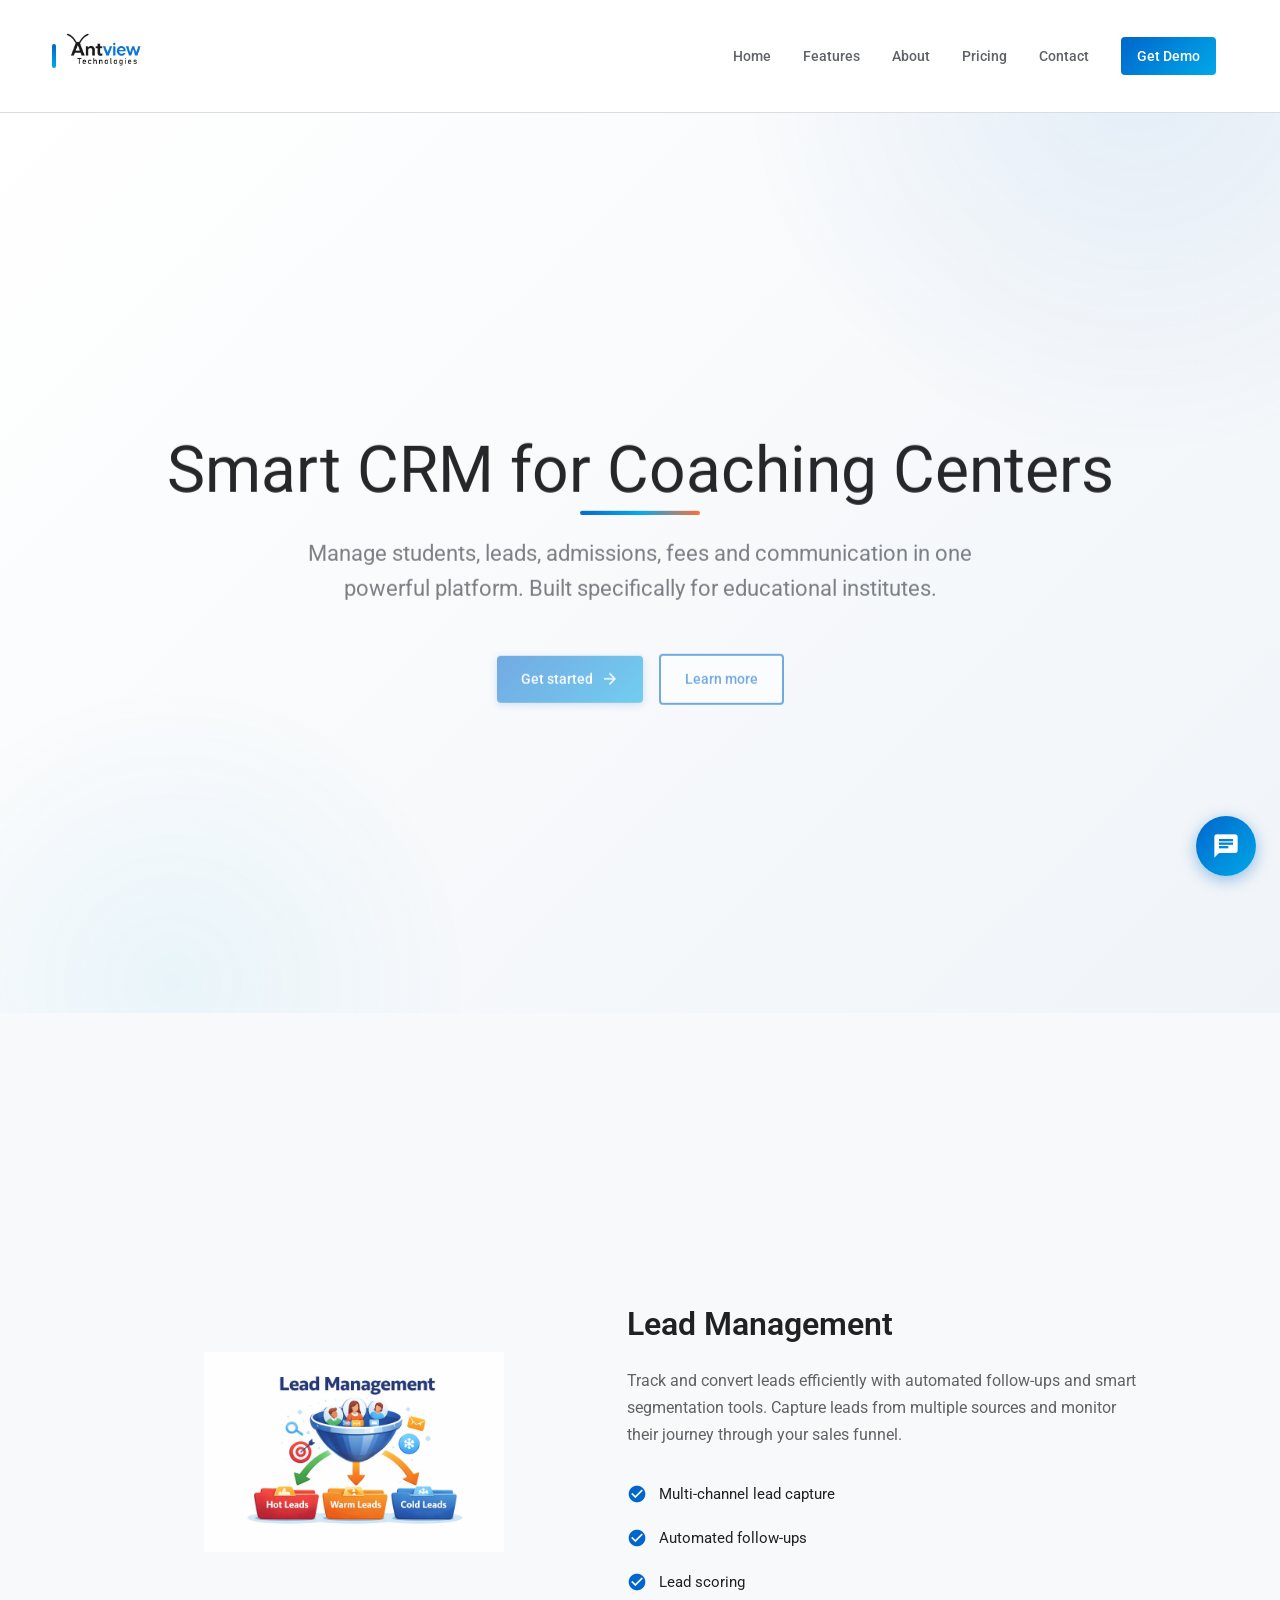
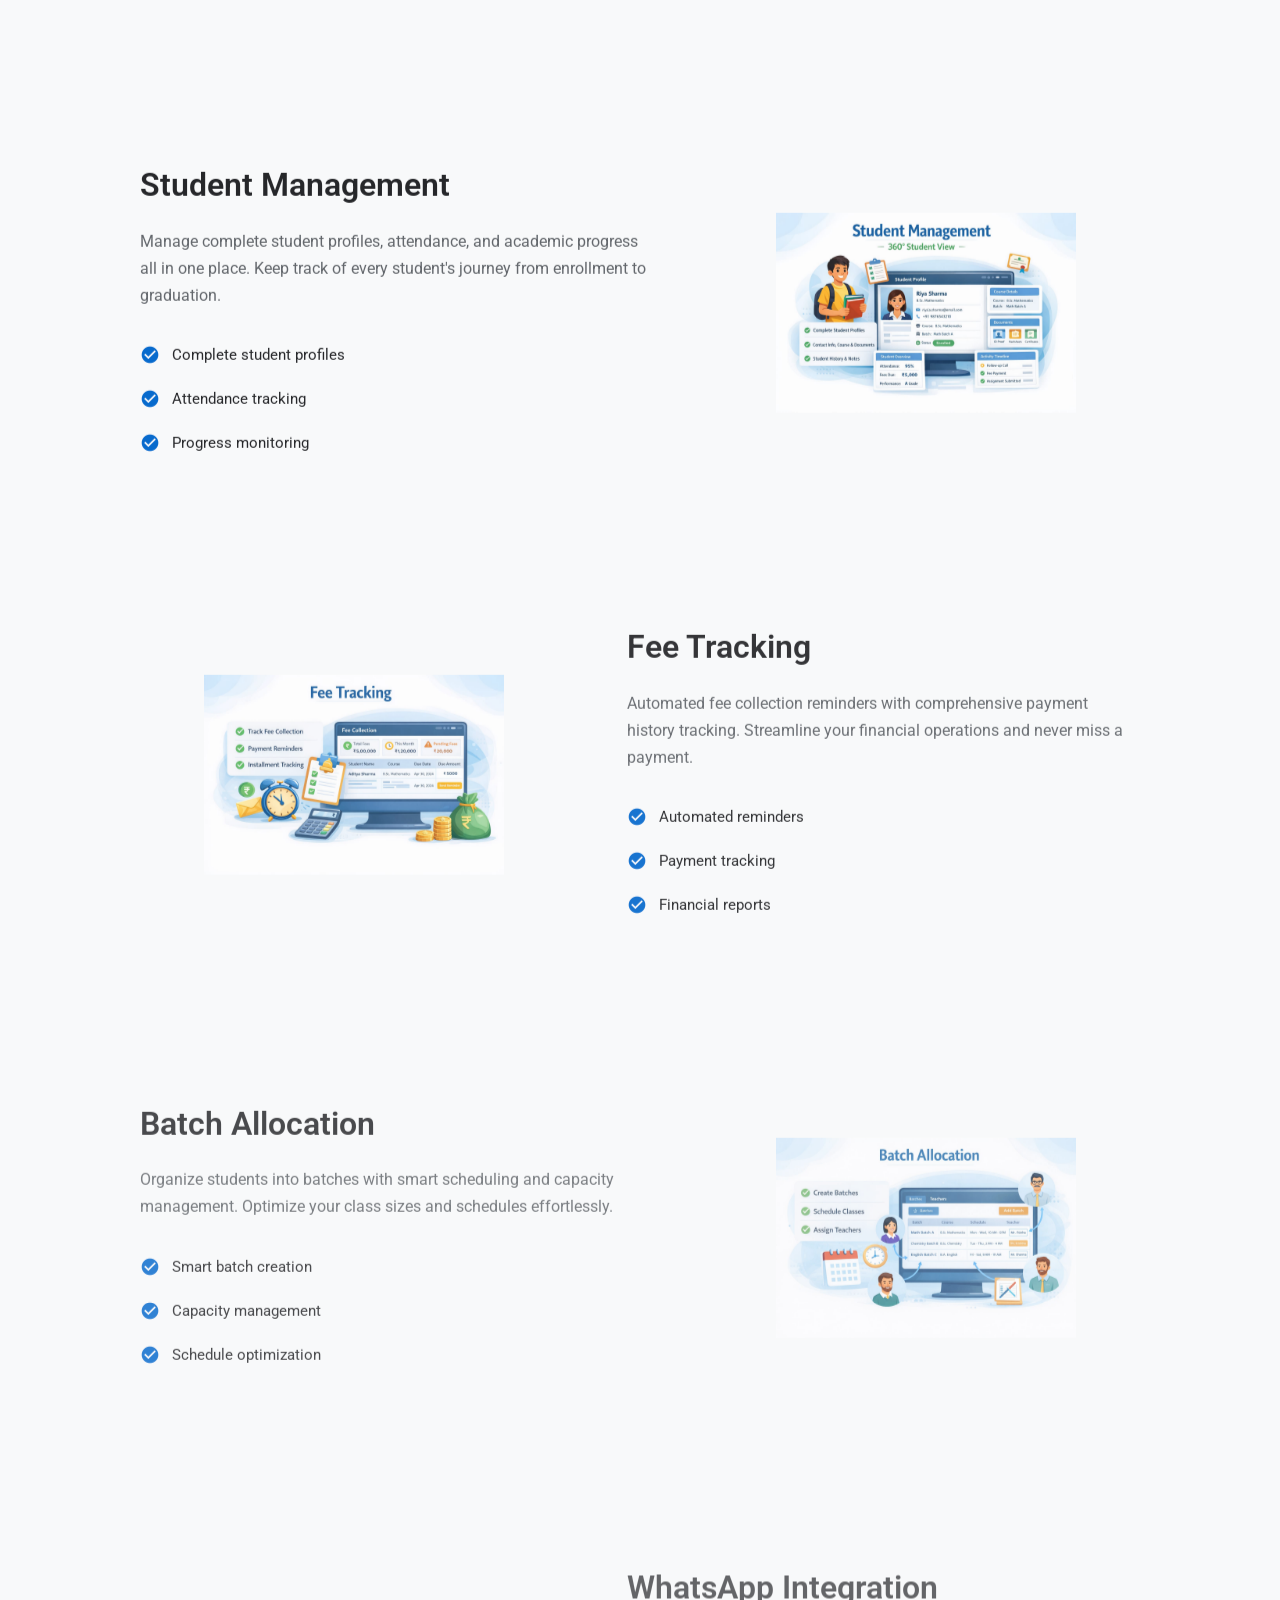
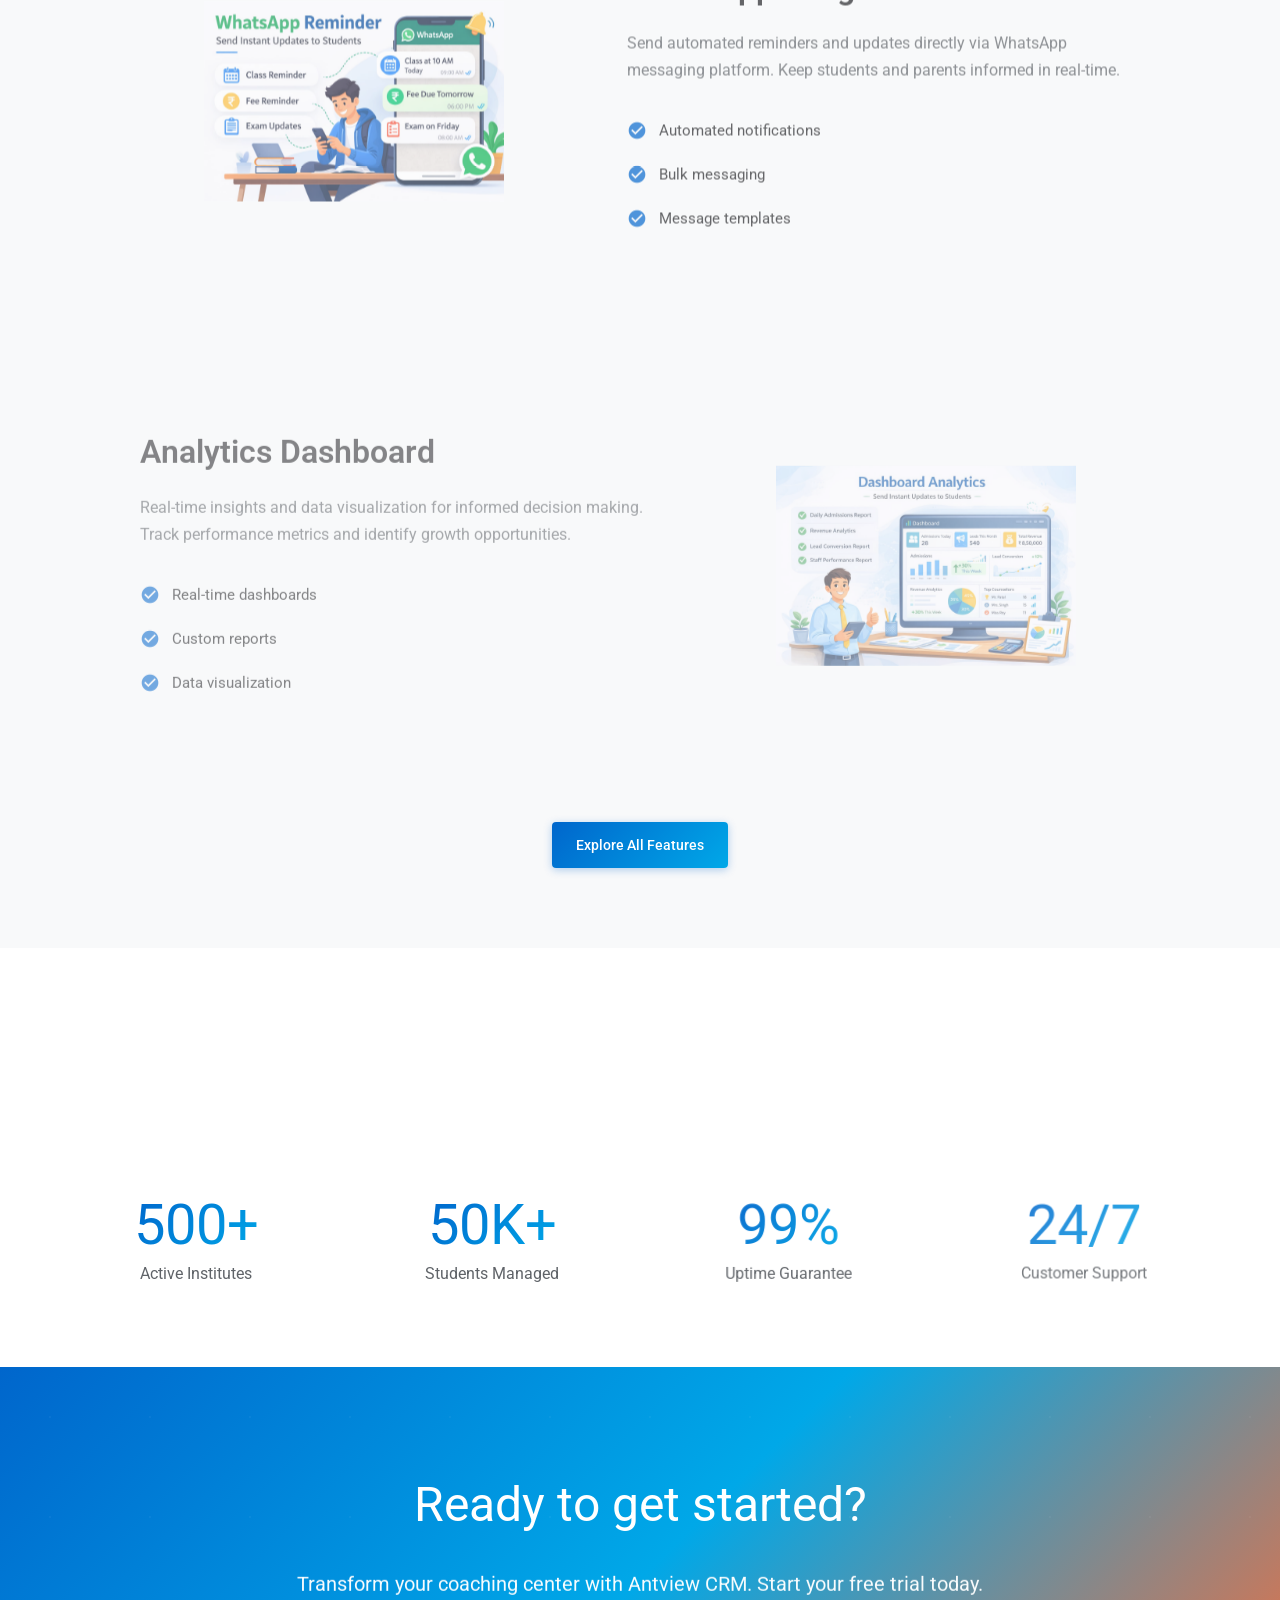
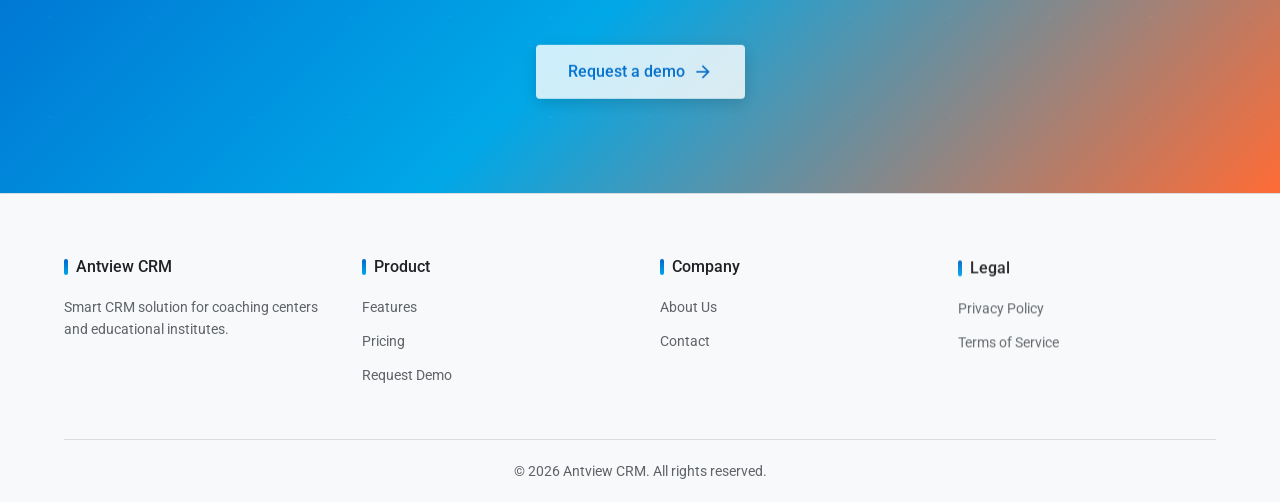
<file: preview.html>
<!DOCTYPE html>
<html lang="en">
<head>
<meta charset="UTF-8">
<meta name="viewport" content="width=device-width, initial-scale=1.0">
<meta http-equiv="refresh" content="0; url=index.html">
<title>Redirecting to Antview CRM...</title>
<link href="https://fonts.googleapis.com/css2?family=Google+Sans:wght@400;500;700&family=Roboto:wght@300;400;500;700&display=swap" rel="stylesheet">
<link rel="stylesheet" href="https://fonts.googleapis.com/icon?family=Material+Icons">

<style>

:root{
--google-blue:#1a73e8;
--google-blue-dark:#1557b0;
--google-blue-light:#4285f4;
--google-green:#34a853;
--google-yellow:#fbbc04;
--google-red:#ea4335;
--google-gray:#5f6368;
--google-light-gray:#f8f9fa;
--google-border:#dadce0;
--text-primary:#202124;
--text-secondary:#5f6368;
}

*{
box-sizing:border-box;
margin:0;
padding:0;
}

body{
font-family:'Roboto','Arial',sans-serif;
background:white;
color:var(--text-primary);
line-height:1.6;
-webkit-font-smoothing:antialiased;
}

h1,h2,h3,h4{
font-family:'Google Sans','Roboto',sans-serif;
color:var(--text-primary);
font-weight:500;
}

.container{
max-width:1200px;
margin:0 auto;
padding:0 24px;
}

/* Navigation */
nav{
display:flex;
justify-content:space-between;
align-items:center;
padding:16px 0;
position:sticky;
top:0;
background:white;
z-index:1000;
border-bottom:1px solid var(--google-border);
}

nav .logo{
font-family:'Google Sans',sans-serif;
font-size:22px;
font-weight:500;
color:var(--text-primary);
display:flex;
align-items:center;
gap:8px;
}

nav .logo span{
color:var(--google-blue);
}

nav .nav-links a{
text-decoration:none;
margin-left:32px;
color:var(--text-secondary);
font-size:14px;
font-weight:500;
transition:color 0.2s;
}

nav .nav-links a:hover{
color:var(--text-primary);
}

/* Hero Section */
.hero{
padding:80px 0 100px 0;
text-align:center;
background:white;
}

.hero h1{
font-size:56px;
font-weight:400;
color:var(--text-primary);
line-height:1.1;
margin-bottom:24px;
}

.hero .subtitle{
font-size:20px;
color:var(--text-secondary);
max-width:700px;
margin:0 auto 40px;
line-height:1.6;
}

.hero-buttons{
display:flex;
gap:16px;
justify-content:center;
align-items:center;
}

.btn-primary{
display:inline-flex;
align-items:center;
gap:8px;
padding:12px 24px;
background:var(--google-blue);
color:white;
text-decoration:none;
border-radius:4px;
font-size:14px;
font-weight:500;
transition:all 0.2s;
box-shadow:0 1px 2px 0 rgba(60,64,67,0.3),0 1px 3px 1px rgba(60,64,67,0.15);
border:none;
cursor:pointer;
}

.btn-primary:hover{
background:var(--google-blue-dark);
box-shadow:0 1px 3px 0 rgba(60,64,67,0.3),0 4px 8px 3px rgba(60,64,67,0.15);
}

.btn-secondary{
display:inline-flex;
align-items:center;
gap:8px;
padding:12px 24px;
background:white;
color:var(--google-blue);
text-decoration:none;
border-radius:4px;
font-size:14px;
font-weight:500;
border:1px solid var(--google-border);
transition:all 0.2s;
cursor:pointer;
}

.btn-secondary:hover{
background:var(--google-light-gray);
border-color:var(--google-gray);
}

/* Features Section */
.features{
padding:80px 0;
background:var(--google-light-gray);
}

.section-header{
text-align:center;
margin-bottom:60px;
}

.section-header h2{
font-size:40px;
font-weight:400;
margin-bottom:16px;
}

.section-header p{
font-size:18px;
color:var(--text-secondary);
max-width:700px;
margin:0 auto;
}

.features-grid{
display:grid;
grid-template-columns:repeat(auto-fit,minmax(320px,1fr));
gap:24px;
}

.feature-card{
background:white;
padding:32px;
border-radius:8px;
border:1px solid var(--google-border);
transition:all 0.2s;
}

.feature-card:hover{
box-shadow:0 1px 2px 0 rgba(60,64,67,0.3),0 2px 6px 2px rgba(60,64,67,0.15);
}

.feature-icon{
width:48px;
height:48px;
background:var(--google-blue);
border-radius:50%;
display:flex;
align-items:center;
justify-content:center;
margin-bottom:20px;
}

.feature-icon .material-icons{
color:white;
font-size:24px;
}

.feature-card h3{
font-size:20px;
font-weight:500;
margin-bottom:12px;
}

.feature-card p{
font-size:14px;
color:var(--text-secondary);
line-height:1.6;
}

/* Stats Section */
.stats{
padding:80px 0;
background:white;
}

.stats-grid{
display:grid;
grid-template-columns:repeat(auto-fit,minmax(250px,1fr));
gap:32px;
margin-top:48px;
}

.stat-item{
text-align:center;
}

.stat-number{
font-size:56px;
font-weight:400;
color:var(--google-blue);
line-height:1;
margin-bottom:8px;
}

.stat-label{
font-size:16px;
color:var(--text-secondary);
}

/* CTA Section */
.cta{
padding:100px 0;
background:linear-gradient(135deg,var(--google-blue) 0%,var(--google-blue-light) 100%);
text-align:center;
color:white;
}

.cta h2{
font-size:48px;
font-weight:400;
color:white;
margin-bottom:24px;
}

.cta p{
font-size:20px;
margin-bottom:40px;
opacity:0.95;
max-width:700px;
margin-left:auto;
margin-right:auto;
}

.cta .btn-primary{
background:white;
color:var(--google-blue);
}

.cta .btn-primary:hover{
background:#f8f9fa;
}

/* Footer */
footer{
padding:40px 0;
background:var(--google-light-gray);
border-top:1px solid var(--google-border);
}

.footer-content{
display:flex;
justify-content:space-between;
align-items:center;
flex-wrap:wrap;
gap:24px;
}

.footer-links{
display:flex;
gap:32px;
}

.footer-links a{
color:var(--text-secondary);
text-decoration:none;
font-size:14px;
transition:color 0.2s;
}

.footer-links a:hover{
color:var(--text-primary);
}

.copyright{
color:var(--text-secondary);
font-size:14px;
}

/* Responsive */
@media (max-width: 768px){
.hero h1{
font-size:40px;
}
.hero .subtitle{
font-size:18px;
}
.hero-buttons{
flex-direction:column;
}
.section-header h2{
font-size:32px;
}
.cta h2{
font-size:36px;
}
.footer-content{
flex-direction:column;
text-align:center;
}
}

</style>
</head>

<body>

<nav>
<div class="container" style="display:flex;justify-content:space-between;align-items:center;width:100%;">
<div class="logo">Antview <span>CRM</span></div>
<div class="nav-links">
<a href="#features">Features</a>
<a href="#stats">About</a>
<a href="#cta">Contact</a>
</div>
</div>
</nav>

<section class="hero">
<div class="container">
<h1>Smart CRM for Coaching Centers</h1>
<p class="subtitle">
Manage students, leads, admissions, fees and communication in one powerful platform. 
Built specifically for educational institutes.
</p>
<div class="hero-buttons">
<a href="#cta" class="btn-primary">
Get started
<span class="material-icons" style="font-size:18px;">arrow_forward</span>
</a>
<a href="#features" class="btn-secondary">
Learn more
</a>
</div>
</div>
</section>

<section id="features" class="features">
<div class="container">
<div class="section-header">
<h2>Everything you need to manage your institute</h2>
<p>Powerful features designed to streamline operations and improve student engagement</p>
</div>
<div class="features-grid">
<div class="feature-card">
<div class="feature-icon">
<span class="material-icons">people</span>
</div>
<h3>Lead Management</h3>
<p>Track and convert leads efficiently with automated follow-ups and smart segmentation tools.</p>
</div>

<div class="feature-card">
<div class="feature-icon">
<span class="material-icons">school</span>
</div>
<h3>Student Management</h3>
<p>Manage complete student profiles, attendance, and academic progress all in one place.</p>
</div>

<div class="feature-card">
<div class="feature-icon">
<span class="material-icons">payments</span>
</div>
<h3>Fee Tracking</h3>
<p>Automated fee collection reminders with comprehensive payment history tracking.</p>
</div>

<div class="feature-card">
<div class="feature-icon">
<span class="material-icons">groups</span>
</div>
<h3>Batch Allocation</h3>
<p>Organize students into batches with smart scheduling and capacity management.</p>
</div>

<div class="feature-card">
<div class="feature-icon">
<span class="material-icons">chat</span>
</div>
<h3>WhatsApp Integration</h3>
<p>Send automated reminders and updates directly via WhatsApp messaging platform.</p>
</div>

<div class="feature-card">
<div class="feature-icon">
<span class="material-icons">analytics</span>
</div>
<h3>Analytics Dashboard</h3>
<p>Real-time insights and data visualization for informed decision making.</p>
</div>
</div>
</div>
</section>

<section id="stats" class="stats">
<div class="container">
<div class="section-header">
<h2>Trusted by coaching centers nationwide</h2>
<p>Join hundreds of institutes that have transformed their operations with Antview CRM</p>
</div>
<div class="stats-grid">
<div class="stat-item">
<div class="stat-number">500+</div>
<div class="stat-label">Active Institutes</div>
</div>
<div class="stat-item">
<div class="stat-number">50K+</div>
<div class="stat-label">Students Managed</div>
</div>
<div class="stat-item">
<div class="stat-number">99%</div>
<div class="stat-label">Uptime Guarantee</div>
</div>
<div class="stat-item">
<div class="stat-number">24/7</div>
<div class="stat-label">Customer Support</div>
</div>
</div>
</div>
</section>

<section id="cta" class="cta">
<div class="container">
<h2>Ready to get started?</h2>
<p>Transform your coaching center with Antview CRM. Start your free trial today.</p>
<a href="#" class="btn-primary" style="font-size:16px;padding:14px 32px;">
Request a demo
<span class="material-icons" style="font-size:20px;">arrow_forward</span>
</a>
</div>
</section>

<footer>
<div class="container">
<div class="footer-content">
<div class="copyright">© 2026 Antview CRM. All rights reserved.</div>
<div class="footer-links">
<a href="#">Privacy Policy</a>
<a href="#">Terms of Service</a>
<a href="#">Contact Us</a>
</div>
</div>
</div>
</footer>

</body>
</html>
</file>
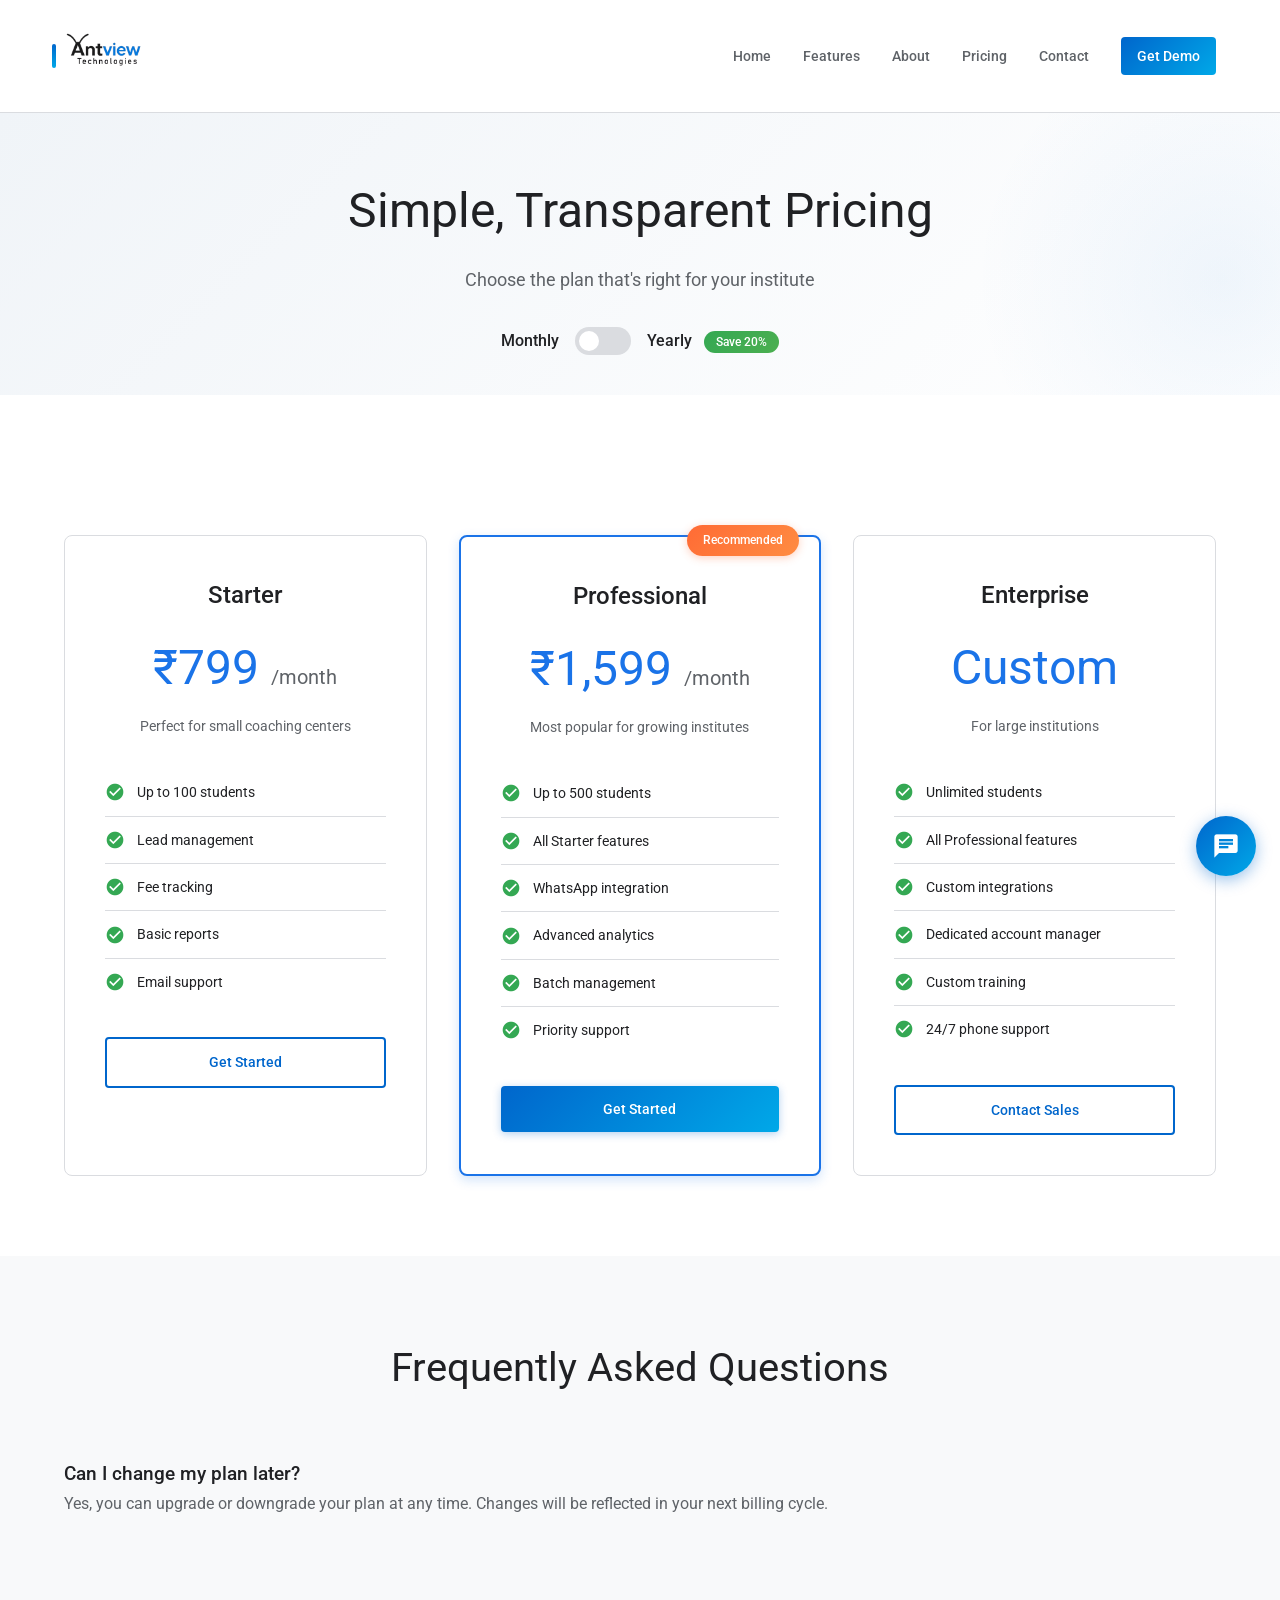
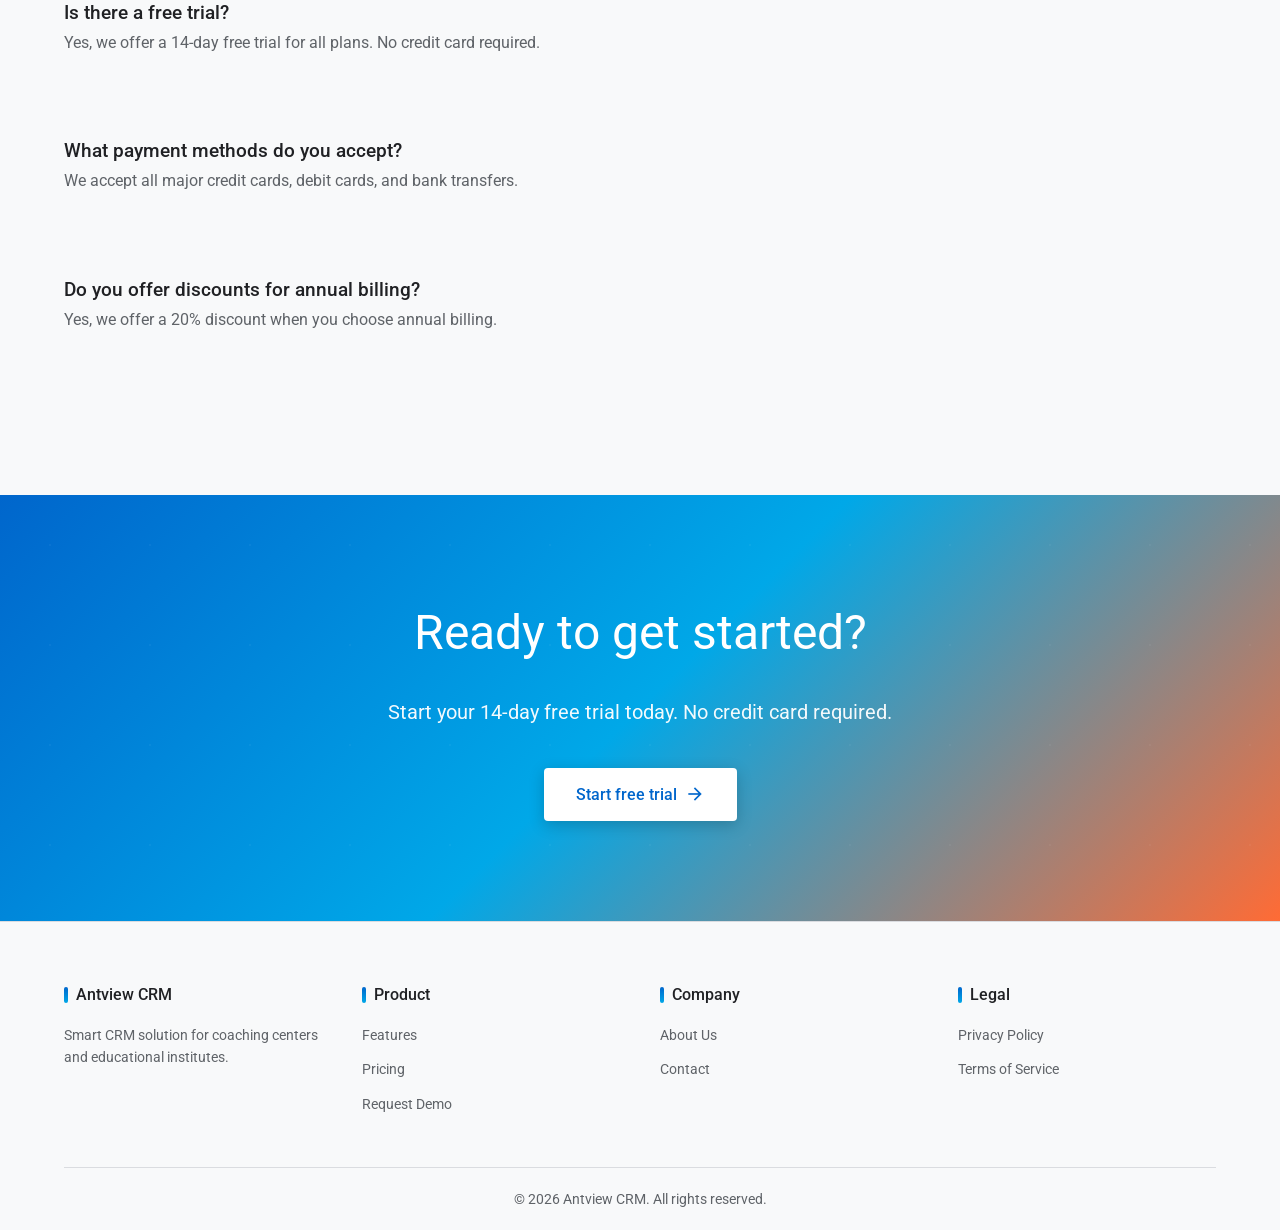
<file: pricing.html>
<!DOCTYPE html>
<html lang="en">
<head>
<meta charset="UTF-8">
<meta name="viewport" content="width=device-width, initial-scale=1.0">
<title>Pricing - Antview CRM</title>
<link href="https://fonts.googleapis.com/css2?family=Google+Sans:wght@400;500;700&family=Roboto:wght@300;400;500;700&display=swap" rel="stylesheet">
<link rel="stylesheet" href="https://fonts.googleapis.com/icon?family=Material+Icons">
<link rel="stylesheet" href="styles.css">
<link rel="stylesheet" href="chatbot.css">
<style>
.pricing-toggle{
display:flex;
align-items:center;
justify-content:center;
gap:16px;
margin-top:32px;
}
.toggle-label{
font-size:16px;
font-weight:500;
color:var(--text-primary);
}
.discount-badge{
background:linear-gradient(135deg,#34a853,#4caf50);
color:white;
padding:4px 12px;
border-radius:20px;
font-size:12px;
font-weight:500;
margin-left:8px;
}
.toggle-switch{
position:relative;
display:inline-block;
width:56px;
height:28px;
}
.toggle-switch input{
opacity:0;
width:0;
height:0;
}
.toggle-slider{
position:absolute;
cursor:pointer;
top:0;
left:0;
right:0;
bottom:0;
background:var(--google-border);
transition:0.3s;
border-radius:28px;
}
.toggle-slider:before{
position:absolute;
content:"";
height:20px;
width:20px;
left:4px;
bottom:4px;
background:white;
transition:0.3s;
border-radius:50%;
}
.toggle-switch input:checked + .toggle-slider{
background:var(--antview-primary);
}
.toggle-switch input:checked + .toggle-slider:before{
transform:translateX(28px);
}
.recommended-badge{
position:absolute;
top:-12px;
right:20px;
background:linear-gradient(135deg,#ff6b35,#ff8c42);
color:white;
padding:6px 16px;
border-radius:20px;
font-size:12px;
font-weight:500;
box-shadow:0 2px 8px rgba(255,107,53,0.3);
}
.yearly-savings{
color:#34a853;
font-size:14px;
font-weight:500;
margin-bottom:8px;
}
.pricing-grid{
display:grid;
grid-template-columns:repeat(auto-fit,minmax(300px,1fr));
gap:32px;
margin-top:60px;
}
.pricing-card{
background:white;
padding:40px;
border-radius:8px;
border:1px solid var(--google-border);
transition:all 0.2s;
text-align:center;
position:relative;
}
.pricing-card.featured{
border:2px solid var(--google-blue);
box-shadow:0 4px 12px rgba(26,115,232,0.2);
}
.pricing-card:hover{
box-shadow:0 1px 2px 0 rgba(60,64,67,0.3),0 2px 6px 2px rgba(60,64,67,0.15);
}
.plan-name{
font-size:24px;
font-weight:500;
margin-bottom:16px;
}
.plan-price{
font-size:48px;
font-weight:400;
color:var(--google-blue);
margin-bottom:8px;
}
.price-period{
font-size:20px;
color:var(--text-secondary);
}
.plan-description{
color:var(--text-secondary);
margin-bottom:32px;
font-size:14px;
}
.plan-features{
list-style:none;
padding:0;
margin:32px 0;
text-align:left;
}
.plan-features li{
padding:12px 0;
border-bottom:1px solid var(--google-border);
font-size:14px;
display:flex;
align-items:center;
gap:12px;
}
.plan-features li:last-child{
border-bottom:none;
}
.plan-features .material-icons{
color:var(--google-green);
font-size:20px;
}
</style>
</head>
<body>

<nav>
<div class="container nav-container">
<a href="index.html" class="logo"><img src="image-removebg-preview (2).png" alt="Antview Logo" class="logo-img"></a>
<button class="mobile-menu-toggle" aria-label="Toggle menu">
<span></span>
<span></span>
<span></span>
</button>
<div class="nav-links">
<a href="index.html">Home</a>
<a href="features.html">Features</a>
<a href="about.html">About</a>
<a href="pricing.html">Pricing</a>
<a href="contact.html">Contact</a>
<a href="demo.html" class="btn-nav">Get Demo</a>
</div>
</div>
</nav>

<section class="page-header">
<div class="container">
<h1>Simple, Transparent Pricing</h1>
<p>Choose the plan that's right for your institute</p>
<div class="pricing-toggle">
<span class="toggle-label">Monthly</span>
<label class="toggle-switch">
<input type="checkbox" id="billingToggle">
<span class="toggle-slider"></span>
</label>
<span class="toggle-label">Yearly <span class="discount-badge">Save 20%</span></span>
</div>
</div>
</section>

<section class="page-content">
<div class="container">

<div class="pricing-grid">

<div class="pricing-card">
<div class="plan-name">Starter</div>
<div class="plan-price">
<span class="monthly-price">₹799</span>
<span class="yearly-price" style="display:none;">₹7,670</span>
<span class="price-period">/month</span>
</div>
<div class="plan-description">Perfect for small coaching centers</div>
<ul class="plan-features">
<li><span class="material-icons">check_circle</span> Up to 100 students</li>
<li><span class="material-icons">check_circle</span> Lead management</li>
<li><span class="material-icons">check_circle</span> Fee tracking</li>
<li><span class="material-icons">check_circle</span> Basic reports</li>
<li><span class="material-icons">check_circle</span> Email support</li>
</ul>
<a href="demo.html" class="btn-secondary" style="width:100%;justify-content:center;">Get Started</a>
</div>

<div class="pricing-card featured">
<div class="recommended-badge">Recommended</div>
<div class="plan-name">Professional</div>
<div class="plan-price">
<span class="monthly-price">₹1,599</span>
<span class="yearly-price" style="display:none;">₹15,350</span>
<span class="price-period">/month</span>
</div>
<div class="yearly-savings" style="display:none;">Save ₹3,838/year</div>
<div class="plan-description">Most popular for growing institutes</div>
<ul class="plan-features">
<li><span class="material-icons">check_circle</span> Up to 500 students</li>
<li><span class="material-icons">check_circle</span> All Starter features</li>
<li><span class="material-icons">check_circle</span> WhatsApp integration</li>
<li><span class="material-icons">check_circle</span> Advanced analytics</li>
<li><span class="material-icons">check_circle</span> Batch management</li>
<li><span class="material-icons">check_circle</span> Priority support</li>
</ul>
<a href="demo.html" class="btn-primary" style="width:100%;justify-content:center;">Get Started</a>
</div>

<div class="pricing-card">
<div class="plan-name">Enterprise</div>
<div class="plan-price">Custom</div>
<div class="plan-description">For large institutions</div>
<ul class="plan-features">
<li><span class="material-icons">check_circle</span> Unlimited students</li>
<li><span class="material-icons">check_circle</span> All Professional features</li>
<li><span class="material-icons">check_circle</span> Custom integrations</li>
<li><span class="material-icons">check_circle</span> Dedicated account manager</li>
<li><span class="material-icons">check_circle</span> Custom training</li>
<li><span class="material-icons">check_circle</span> 24/7 phone support</li>
</ul>
<a href="contact.html" class="btn-secondary" style="width:100%;justify-content:center;">Contact Sales</a>
</div>

</div>

</div>
</section>

<section class="page-content" style="background:var(--google-light-gray);">
<div class="container">
<div class="section-header">
<h2>Frequently Asked Questions</h2>
</div>
<div class="content-section">
<h3>Can I change my plan later?</h3>
<p>Yes, you can upgrade or downgrade your plan at any time. Changes will be reflected in your next billing cycle.</p>
</div>
<div class="content-section">
<h3>Is there a free trial?</h3>
<p>Yes, we offer a 14-day free trial for all plans. No credit card required.</p>
</div>
<div class="content-section">
<h3>What payment methods do you accept?</h3>
<p>We accept all major credit cards, debit cards, and bank transfers.</p>
</div>
<div class="content-section">
<h3>Do you offer discounts for annual billing?</h3>
<p>Yes, we offer a 20% discount when you choose annual billing.</p>
</div>
</div>
</section>

<section class="cta">
<div class="container">
<h2>Ready to get started?</h2>
<p>Start your 14-day free trial today. No credit card required.</p>
<a href="demo.html" class="btn-primary btn-large">
Start free trial
<span class="material-icons">arrow_forward</span>
</a>
</div>
</section>

<footer>
<div class="container">
<div class="footer-content">
<div class="footer-section">
<h4>Antview CRM</h4>
<p>Smart CRM solution for coaching centers and educational institutes.</p>
</div>
<div class="footer-section">
<h4>Product</h4>
<a href="features.html">Features</a>
<a href="pricing.html">Pricing</a>
<a href="demo.html">Request Demo</a>
</div>
<div class="footer-section">
<h4>Company</h4>
<a href="about.html">About Us</a>
<a href="contact.html">Contact</a>
</div>
<div class="footer-section">
<h4>Legal</h4>
<a href="#">Privacy Policy</a>
<a href="#">Terms of Service</a>
</div>
</div>
<div class="footer-bottom">
<p>© 2026 Antview CRM. All rights reserved.</p>
</div>
</div>
</footer>

<script src="mobile-menu.js"></script>
<script src="animations.js"></script>
<script src="chatbot.js"></script>
<script>
// Pricing toggle functionality
document.getElementById('billingToggle').addEventListener('change', function() {
    const isYearly = this.checked;
    const monthlyPrices = document.querySelectorAll('.monthly-price');
    const yearlyPrices = document.querySelectorAll('.yearly-price');
    const yearlySavings = document.querySelectorAll('.yearly-savings');
    const pricePeriods = document.querySelectorAll('.price-period');
    
    monthlyPrices.forEach(price => {
        price.style.display = isYearly ? 'none' : 'inline';
    });
    
    yearlyPrices.forEach(price => {
        price.style.display = isYearly ? 'inline' : 'none';
    });
    
    yearlySavings.forEach(saving => {
        saving.style.display = isYearly ? 'block' : 'none';
    });
    
    pricePeriods.forEach(period => {
        period.textContent = isYearly ? '/yearly' : '/month';
    });
});
</script>
</body>
</html>
</file>
<file: styles.css>
:root{
--antview-primary:#0066cc;
--antview-secondary:#00a8e8;
--antview-accent:#ff6b35;
--antview-dark:#1a1a2e;
--antview-light:#f0f4f8;
--google-blue:#1a73e8;
--google-blue-dark:#1557b0;
--google-blue-light:#4285f4;
--google-green:#34a853;
--google-yellow:#fbbc04;
--google-red:#ea4335;
--google-gray:#5f6368;
--google-light-gray:#f8f9fa;
--google-border:#dadce0;
--text-primary:#202124;
--text-secondary:#5f6368;
}

*{
box-sizing:border-box;
margin:0;
padding:0;
}

body{
font-family:'Roboto','Arial',sans-serif;
background:white;
color:var(--text-primary);
line-height:1.6;
-webkit-font-smoothing:antialiased;
}

h1,h2,h3,h4{
font-family:'Google Sans','Roboto',sans-serif;
color:var(--text-primary);
font-weight:500;
}

.container{
max-width:1200px;
margin:0 auto;
padding:0 24px;
}

/* Navigation */
nav{
padding:16px 0;
position:sticky;
top:0;
background:white;
z-index:1000;
border-bottom:1px solid var(--google-border);
}

.nav-container{
display:flex;
justify-content:space-between;
align-items:center;
}

nav .logo{
font-family:'Google Sans',sans-serif;
font-size:22px;
font-weight:500;
color:var(--text-primary);
position:relative;
text-decoration:none;
display:inline-flex;
align-items:center;
gap:8px;
transition:opacity 0.3s;
}

nav .logo .logo-img{
height:80px;
width:auto;
display:inline-block;
vertical-align:middle;
}

nav .logo:hover{
opacity:0.8;
}

nav .logo::before{
content:'';
position:absolute;
left:-12px;
top:50%;
transform:translateY(-50%);
width:4px;
height:24px;
background:linear-gradient(180deg,var(--antview-primary) 0%,var(--antview-secondary) 100%);
border-radius:2px;
}

nav .logo span{
background:linear-gradient(135deg,var(--antview-primary) 0%,var(--antview-secondary) 100%);
-webkit-background-clip:text;
-webkit-text-fill-color:transparent;
background-clip:text;
font-weight:600;
}

.nav-links{
display:flex;
align-items:center;
gap:32px;
}

.nav-links a{
text-decoration:none;
color:var(--text-secondary);
font-size:14px;
font-weight:500;
transition:color 0.2s;
}

.nav-links a:hover{
color:var(--text-primary);
}

.btn-nav{
background:linear-gradient(135deg,var(--antview-primary) 0%,var(--antview-secondary) 100%);
color:white!important;
padding:8px 16px;
border-radius:4px;
position:relative;
overflow:hidden;
}

.btn-nav::before{
content:'';
position:absolute;
top:0;
left:-100%;
width:100%;
height:100%;
background:linear-gradient(90deg,transparent,rgba(255,255,255,0.3),transparent);
transition:left 0.5s;
}

.btn-nav:hover::before{
left:100%;
}

.btn-nav:hover{
background:linear-gradient(135deg,var(--antview-secondary) 0%,var(--antview-primary) 100%);
}

/* Hero Section */
.hero{
padding:0;
text-align:center;
background:linear-gradient(135deg,#ffffff 0%,var(--antview-light) 100%);
position:relative;
overflow:hidden;
min-height:100vh;
display:flex;
align-items:center;
justify-content:center;
}

.hero .container{
position:relative;
z-index:1;
}

.hero-image{
max-width:300px;
width:100%;
height:auto;
margin:0 auto 30px;
display:block;
animation:fadeInUp 1s ease-out;
}

.hero::before{
content:'';
position:absolute;
top:-50%;
right:-20%;
width:800px;
height:800px;
background:radial-gradient(circle,rgba(0,102,204,0.08) 0%,transparent 70%);
border-radius:50%;
animation:float 20s infinite ease-in-out;
}

.hero::after{
content:'';
position:absolute;
bottom:-30%;
left:-10%;
width:600px;
height:600px;
background:radial-gradient(circle,rgba(0,168,232,0.06) 0%,transparent 70%);
border-radius:50%;
animation:float 15s infinite ease-in-out reverse;
}

@keyframes float{
0%,100%{transform:translate(0,0) scale(1);}
50%{transform:translate(30px,-30px) scale(1.1);}
}

.hero h1{
font-size:64px;
font-weight:400;
color:var(--text-primary);
line-height:1.1;
margin-bottom:24px;
position:relative;
z-index:1;
}

.hero h1::after{
content:'';
position:absolute;
bottom:-8px;
left:50%;
transform:translateX(-50%);
width:120px;
height:4px;
background:linear-gradient(90deg,var(--antview-primary) 0%,var(--antview-secondary) 50%,var(--antview-accent) 100%);
border-radius:2px;
}

.hero .subtitle{
font-size:22px;
color:var(--text-secondary);
max-width:700px;
margin:0 auto 40px;
line-height:1.6;
position:relative;
z-index:1;
}

.hero-buttons{
display:flex;
gap:16px;
justify-content:center;
align-items:center;
position:relative;
z-index:1;
}

/* Buttons */
.btn-primary{
display:inline-flex;
align-items:center;
gap:8px;
padding:12px 24px;
background:linear-gradient(135deg,var(--antview-primary) 0%,var(--antview-secondary) 100%);
color:white;
text-decoration:none;
border-radius:4px;
font-size:14px;
font-weight:500;
transition:all 0.3s;
box-shadow:0 2px 8px rgba(0,102,204,0.3);
border:none;
cursor:pointer;
position:relative;
overflow:hidden;
}

.btn-primary::before{
content:'';
position:absolute;
top:0;
left:-100%;
width:100%;
height:100%;
background:linear-gradient(90deg,transparent,rgba(255,255,255,0.3),transparent);
transition:left 0.5s;
}

.btn-primary:hover::before{
left:100%;
}

.btn-primary:hover{
transform:translateY(-2px);
box-shadow:0 4px 12px rgba(0,102,204,0.4);
}

.btn-primary .material-icons{
font-size:18px;
}

.btn-large{
font-size:16px;
padding:14px 32px;
}

.btn-large .material-icons{
font-size:20px;
}

.btn-secondary{
display:inline-flex;
align-items:center;
gap:8px;
padding:12px 24px;
background:white;
color:var(--antview-primary);
text-decoration:none;
border-radius:4px;
font-size:14px;
font-weight:500;
border:2px solid var(--antview-primary);
transition:all 0.3s;
cursor:pointer;
position:relative;
overflow:hidden;
}

.btn-secondary::before{
content:'';
position:absolute;
top:0;
left:0;
width:0;
height:100%;
background:linear-gradient(135deg,var(--antview-primary) 0%,var(--antview-secondary) 100%);
transition:width 0.3s;
z-index:0;
}

.btn-secondary:hover::before{
width:100%;
}

.btn-secondary:hover{
color:white;
border-color:var(--antview-secondary);
}

.btn-secondary span{
position:relative;
z-index:1;
}

/* Sections */
.section-header{
text-align:center;
margin-bottom:60px;
}

.section-header h2{
font-size:40px;
font-weight:400;
margin-bottom:16px;
}

.section-header p{
font-size:18px;
color:var(--text-secondary);
max-width:700px;
margin:0 auto;
}

/* Features */
.features-preview{
padding:80px 0;
background:var(--google-light-gray);
}

.features-grid{
display:grid;
grid-template-columns:repeat(auto-fit,minmax(320px,1fr));
gap:24px;
}

.feature-card{
background:white;
padding:32px;
border-radius:8px;
border:1px solid var(--google-border);
transition:all 0.3s;
position:relative;
overflow:hidden;
}

.feature-card::before{
content:'';
position:absolute;
top:0;
left:0;
width:4px;
height:0;
background:linear-gradient(180deg,var(--antview-primary) 0%,var(--antview-secondary) 100%);
transition:height 0.3s;
}

.feature-card:hover::before{
height:100%;
}

.feature-card:hover{
box-shadow:0 4px 12px rgba(0,102,204,0.15);
transform:translateY(-4px);
}

.feature-icon{
width:48px;
height:48px;
background:linear-gradient(135deg,var(--antview-primary) 0%,var(--antview-secondary) 100%);
border-radius:12px;
display:flex;
align-items:center;
justify-content:center;
margin-bottom:20px;
position:relative;
box-shadow:0 4px 12px rgba(0,102,204,0.2);
}

.feature-icon::before{
content:'';
position:absolute;
top:-2px;
left:-2px;
right:-2px;
bottom:-2px;
background:linear-gradient(135deg,var(--antview-secondary) 0%,var(--antview-accent) 100%);
border-radius:12px;
opacity:0;
transition:opacity 0.3s;
z-index:-1;
}

.feature-card:hover .feature-icon::before{
opacity:1;
}

.feature-icon .material-icons{
color:white;
font-size:24px;
}

.feature-card h3{
font-size:20px;
font-weight:500;
margin-bottom:12px;
}

.feature-card p{
font-size:14px;
color:var(--text-secondary);
line-height:1.6;
}

/* Stats */
.stats{
padding:80px 0;
background:white;
}

.stats-grid{
display:grid;
grid-template-columns:repeat(auto-fit,minmax(250px,1fr));
gap:32px;
margin-top:48px;
}

.stat-item{
text-align:center;
}

.stat-number{
font-size:56px;
font-weight:400;
background:linear-gradient(135deg,var(--antview-primary) 0%,var(--antview-secondary) 100%);
-webkit-background-clip:text;
-webkit-text-fill-color:transparent;
background-clip:text;
line-height:1;
margin-bottom:8px;
}

.stat-label{
font-size:16px;
color:var(--text-secondary);
}

/* CTA */
.cta{
padding:100px 0;
background:linear-gradient(135deg,var(--antview-primary) 0%,var(--antview-secondary) 50%,var(--antview-accent) 100%);
text-align:center;
color:white;
position:relative;
overflow:hidden;
}

.cta::before{
content:'';
position:absolute;
top:0;
left:0;
right:0;
bottom:0;
background:url('data:image/svg+xml,<svg width="100" height="100" xmlns="http://www.w3.org/2000/svg"><circle cx="50" cy="50" r="1" fill="rgba(255,255,255,0.1)"/></svg>');
opacity:0.5;
}

.cta h2{
font-size:48px;
font-weight:400;
color:white;
margin-bottom:24px;
}

.cta p{
font-size:20px;
margin-bottom:40px;
opacity:0.95;
max-width:700px;
margin-left:auto;
margin-right:auto;
margin-bottom:40px;
}

.cta .btn-primary{
background:white;
color:var(--antview-primary);
box-shadow:0 4px 16px rgba(0,0,0,0.2);
}

.cta .btn-primary::before{
background:linear-gradient(90deg,transparent,rgba(0,102,204,0.1),transparent);
}

.cta .btn-primary:hover{
background:#f8f9fa;
transform:translateY(-2px);
box-shadow:0 6px 20px rgba(0,0,0,0.3);
}

/* Footer */
footer{
padding:60px 0 20px;
background:var(--google-light-gray);
border-top:1px solid var(--google-border);
}

.footer-content{
display:grid;
grid-template-columns:repeat(auto-fit,minmax(200px,1fr));
gap:40px;
margin-bottom:40px;
}

.footer-section h4{
font-size:16px;
margin-bottom:16px;
color:var(--text-primary);
position:relative;
padding-left:12px;
}

.footer-section h4::before{
content:'';
position:absolute;
left:0;
top:50%;
transform:translateY(-50%);
width:4px;
height:16px;
background:linear-gradient(180deg,var(--antview-primary) 0%,var(--antview-secondary) 100%);
border-radius:2px;
}

.footer-section p{
font-size:14px;
color:var(--text-secondary);
line-height:1.6;
}

.footer-section a{
display:block;
color:var(--text-secondary);
text-decoration:none;
font-size:14px;
margin-bottom:12px;
transition:all 0.3s;
}

.footer-section a:hover{
color:var(--antview-primary);
transform:translateX(4px);
}

.footer-bottom{
text-align:center;
padding-top:20px;
border-top:1px solid var(--google-border);
}

.footer-bottom p{
color:var(--text-secondary);
font-size:14px;
}

/* Page Content */
.page-header{
padding:60px 0 40px;
background:linear-gradient(135deg,var(--antview-light) 0%,#ffffff 100%);
text-align:center;
position:relative;
overflow:hidden;
}

.page-header::before{
content:'';
position:absolute;
top:-30%;
right:-15%;
width:500px;
height:500px;
background:radial-gradient(circle,rgba(0,102,204,0.06) 0%,transparent 70%);
border-radius:50%;
}

.page-header h1{
font-size:48px;
font-weight:400;
margin-bottom:16px;
position:relative;
z-index:1;
}

.page-header p{
font-size:18px;
color:var(--text-secondary);
max-width:700px;
margin:0 auto;
}

.page-content{
padding:80px 0;
}

.content-section{
margin-bottom:80px;
}

.content-section h2{
font-size:32px;
font-weight:400;
margin-bottom:24px;
}

.content-section p{
font-size:16px;
color:var(--text-secondary);
line-height:1.8;
margin-bottom:16px;
}

/* Form Styles */
.form-container{
max-width:600px;
margin:0 auto;
}

.form-group{
margin-bottom:24px;
}

.form-group label{
display:block;
font-size:14px;
font-weight:500;
margin-bottom:8px;
color:var(--text-primary);
}

.form-group input,
.form-group textarea,
.form-group select{
width:100%;
padding:12px 16px;
border:1px solid var(--google-border);
border-radius:4px;
font-size:14px;
font-family:'Roboto',sans-serif;
transition:all 0.2s;
}

.form-group input:focus,
.form-group textarea:focus,
.form-group select:focus{
outline:none;
border-color:var(--google-blue);
box-shadow:0 0 0 1px var(--google-blue);
}

.form-group textarea{
min-height:120px;
resize:vertical;
}

/* Responsive */
@media (max-width: 1200px){
.container{
max-width:960px;
}
.hero h1{
font-size:56px;
}
.feature-icon-large{
width:160px;
height:160px;
}
.feature-icon-large .material-icons{
font-size:70px;
}
.feature-custom-icon{
width:70px;
height:70px;
object-fit:contain;
filter:brightness(0) invert(1);
}
}

@media (max-width: 992px){
.container{
max-width:720px;
}
.nav-links{
gap:20px;
}
.nav-links a{
font-size:13px;
margin-left:20px;
}
.hero h1{
font-size:48px;
}
.hero .subtitle{
font-size:19px;
}
.feature-row,
.feature-row-reverse{
grid-template-columns:1fr;
gap:20px;
margin-bottom:40px;
}
.feature-row-reverse .feature-visual{
order:1;
}
.feature-row-reverse .feature-content{
order:2;
}
.feature-icon-large{
width:140px;
height:140px;
}
.feature-icon-large .material-icons{
font-size:60px;
}
.feature-custom-icon{
width:60px;
height:60px;
object-fit:contain;
filter:brightness(0) invert(1);
}
.feature-content h3{
font-size:28px;
}
.stats-grid{
grid-template-columns:repeat(2,1fr);
gap:24px;
}
.footer-content{
grid-template-columns:repeat(2,1fr);
}
}

@media (max-width: 768px){
.container{
padding:0 24px;
max-width:100%;
}
.nav-container{
padding:0 16px;
}
.logo{
font-size:20px;
}
.logo .logo-img{
height:70px;
}
.hero{
min-height:calc(100vh - 60px);
padding:60px 0 40px;
}
.hero-image{
max-width:220px;
margin-bottom:24px;
}
.hero h1{
font-size:42px;
line-height:1.2;
margin-bottom:20px;
}
.hero h1::after{
width:100px;
height:3px;
}
.hero .subtitle{
font-size:18px;
max-width:100%;
line-height:1.6;
margin-bottom:32px;
}
.hero-buttons{
flex-direction:column;
width:100%;
gap:12px;
}
.btn-primary,
.btn-secondary{
width:100%;
max-width:320px;
justify-content:center;
padding:14px 28px;
font-size:15px;
}
.section-header{
margin-bottom:40px;
}
.section-header h2{
font-size:32px;
line-height:1.2;
}
.section-header p{
font-size:17px;
line-height:1.6;
}
.features-alternating{
margin-top:20px;
}
.feature-row{
margin-bottom:30px;
}
.feature-visual{
display:flex;
align-items:center;
justify-content:center;
text-align:center;
padding:20px;
}
.feature-icon-large{
width:140px;
height:140px;
border-radius:24px;
}
.feature-icon-large .material-icons{
font-size:64px;
}
.feature-custom-icon{
width:64px;
height:64px;
object-fit:contain;
filter:brightness(0) invert(1);
}
.feature-content h3{
font-size:26px;
margin-bottom:12px;
line-height:1.3;
}
.feature-content p{
font-size:16px;
line-height:1.7;
margin-bottom:20px;
}
.feature-list li{
font-size:15px;
padding:8px 0;
}
.stats{
padding:60px 0;
}
.stats-grid{
grid-template-columns:repeat(2,1fr);
gap:24px;
}
.stat-number{
font-size:44px;
}
.stat-label{
font-size:15px;
}
.cta{
padding:60px 0;
}
.cta h2{
font-size:36px;
line-height:1.2;
margin-bottom:16px;
}
.cta p{
font-size:18px;
line-height:1.6;
margin-bottom:32px;
}
.page-header{
padding:40px 0 30px;
}
.page-header h1{
font-size:36px;
line-height:1.2;
}
.page-header p{
font-size:17px;
}
.page-content{
padding:60px 0;
}
.footer-content{
grid-template-columns:1fr;
text-align:left;
gap:40px;
}
.footer-section{
text-align:left;
}
.footer-bottom{
text-align:center;
}
.pricing-grid{
grid-template-columns:1fr;
gap:24px;
}
.pricing-card{
padding:32px 24px;
}
.form-container{
padding:0;
}
.form-group{
margin-bottom:20px;
}
}

@media (max-width: 480px){
.container{
padding:0 20px;
}
nav{
padding:14px 0;
}
.logo{
font-size:18px;
}
.logo .logo-img{
height:60px;
}
.hero{
padding:40px 0 40px;
min-height:calc(100vh - 60px);
}
.hero-image{
max-width:180px;
margin-bottom:20px;
}
.hero h1{
font-size:32px;
margin-bottom:16px;
}
.hero h1::after{
width:80px;
}
.hero .subtitle{
font-size:16px;
margin-bottom:28px;
}
.btn-primary,
.btn-secondary{
padding:12px 24px;
font-size:14px;
}
.section-header h2{
font-size:28px;
}
.section-header p{
font-size:16px;
}
.feature-icon-large{
width:120px;
height:120px;
}
.feature-icon-large .material-icons{
font-size:52px;
}
.feature-custom-icon{
width:52px;
height:52px;
object-fit:contain;
filter:brightness(0) invert(1);
}
.feature-content h3{
font-size:22px;
}
.feature-content p{
font-size:15px;
}
.feature-list li{
font-size:14px;
}
.stats-grid{
grid-template-columns:1fr;
gap:20px;
}
.stat-number{
font-size:40px;
}
.stat-label{
font-size:14px;
}
.cta h2{
font-size:28px;
}
.cta p{
font-size:16px;
}
.form-group input,
.form-group textarea,
.form-group select{
padding:12px 16px;
font-size:14px;
}
.footer-content{
gap:32px;
}
}

@media (max-width: 360px){
.hero h1{
font-size:28px;
}
.hero .subtitle{
font-size:15px;
}
.section-header h2{
font-size:24px;
}
.feature-icon-large{
width:100px;
height:100px;
}
.feature-icon-large .material-icons{
font-size:44px;
}
.feature-custom-icon{
width:44px;
height:44px;
object-fit:contain;
filter:brightness(0) invert(1);
}
.feature-static-image{
width:260px;
height:260px;
border-radius:16px;
}
.feature-content h3{
font-size:20px;
}
}


/* Scroll Animations */
@keyframes fadeInUp {
    from {
        opacity: 0;
        transform: translateY(30px);
    }
    to {
        opacity: 1;
        transform: translateY(0);
    }
}

@keyframes fadeInLeft {
    from {
        opacity: 0;
        transform: translateX(-30px);
    }
    to {
        opacity: 1;
        transform: translateX(0);
    }
}

@keyframes fadeInRight {
    from {
        opacity: 0;
        transform: translateX(30px);
    }
    to {
        opacity: 1;
        transform: translateX(0);
    }
}

@keyframes scaleIn {
    from {
        opacity: 0;
        transform: scale(0.9);
    }
    to {
        opacity: 1;
        transform: scale(1);
    }
}

@keyframes slideDown {
    from {
        opacity: 0;
        transform: translateY(-20px);
    }
    to {
        opacity: 1;
        transform: translateY(0);
    }
}

@keyframes pulse {
    0%, 100% {
        transform: scale(1);
    }
    50% {
        transform: scale(1.05);
    }
}

@keyframes shimmer {
    0% {
        background-position: -1000px 0;
    }
    100% {
        background-position: 1000px 0;
    }
}

/* Animation Classes */
.animate-on-scroll {
    opacity: 0;
    transition: all 0.6s ease-out;
}

.animate-on-scroll.animated {
    opacity: 1;
}

.fade-in-up {
    animation: fadeInUp 0.8s ease-out forwards;
}

.fade-in-left {
    animation: fadeInLeft 0.8s ease-out forwards;
}

.fade-in-right {
    animation: fadeInRight 0.8s ease-out forwards;
}

.scale-in {
    animation: scaleIn 0.6s ease-out forwards;
}

.slide-down {
    animation: slideDown 0.6s ease-out forwards;
}

/* Hero Animations */
.hero h1 {
    animation: fadeInUp 0.8s ease-out 0.2s backwards;
}

.hero .subtitle {
    animation: fadeInUp 0.8s ease-out 0.4s backwards;
}

.hero-buttons {
    animation: fadeInUp 0.8s ease-out 0.6s backwards;
}

/* Section Header Animations */
.section-header h2 {
    animation: fadeInUp 0.8s ease-out backwards;
}

.section-header p {
    animation: fadeInUp 0.8s ease-out 0.2s backwards;
}

/* Feature Card Stagger Animation */
.feature-card:nth-child(1) {
    animation: fadeInUp 0.6s ease-out 0.1s backwards;
}

.feature-card:nth-child(2) {
    animation: fadeInUp 0.6s ease-out 0.2s backwards;
}

.feature-card:nth-child(3) {
    animation: fadeInUp 0.6s ease-out 0.3s backwards;
}

.feature-card:nth-child(4) {
    animation: fadeInUp 0.6s ease-out 0.4s backwards;
}

.feature-card:nth-child(5) {
    animation: fadeInUp 0.6s ease-out 0.5s backwards;
}

.feature-card:nth-child(6) {
    animation: fadeInUp 0.6s ease-out 0.6s backwards;
}

.feature-card:nth-child(7) {
    animation: fadeInUp 0.6s ease-out 0.7s backwards;
}

.feature-card:nth-child(8) {
    animation: fadeInUp 0.6s ease-out 0.8s backwards;
}

.feature-card:nth-child(9) {
    animation: fadeInUp 0.6s ease-out 0.9s backwards;
}

/* Stats Animation */
.stat-item:nth-child(1) {
    animation: scaleIn 0.6s ease-out 0.2s backwards;
}

.stat-item:nth-child(2) {
    animation: scaleIn 0.6s ease-out 0.3s backwards;
}

.stat-item:nth-child(3) {
    animation: scaleIn 0.6s ease-out 0.4s backwards;
}

.stat-item:nth-child(4) {
    animation: scaleIn 0.6s ease-out 0.5s backwards;
}

/* Number Counter Animation */
.stat-number {
    display: inline-block;
}

.stat-item.counting .stat-number {
    animation: pulse 0.5s ease-out;
}

/* CTA Animation */
.cta h2 {
    animation: fadeInUp 0.8s ease-out backwards;
}

.cta p {
    animation: fadeInUp 0.8s ease-out 0.2s backwards;
}

.cta .btn-primary {
    animation: fadeInUp 0.8s ease-out 0.4s backwards;
}

/* Page Header Animation */
.page-header h1 {
    animation: fadeInUp 0.8s ease-out 0.2s backwards;
}

.page-header p {
    animation: fadeInUp 0.8s ease-out 0.4s backwards;
}

/* Form Animation */
.form-group {
    animation: fadeInUp 0.6s ease-out backwards;
}

.form-group:nth-child(1) { animation-delay: 0.1s; }
.form-group:nth-child(2) { animation-delay: 0.2s; }
.form-group:nth-child(3) { animation-delay: 0.3s; }
.form-group:nth-child(4) { animation-delay: 0.4s; }
.form-group:nth-child(5) { animation-delay: 0.5s; }
.form-group:nth-child(6) { animation-delay: 0.6s; }
.form-group:nth-child(7) { animation-delay: 0.7s; }

/* Button Hover Animations */
.btn-primary:hover {
    /* Animation removed */
}

/* Navigation Animation */
nav {
    animation: slideDown 0.6s ease-out;
}

.nav-links a {
    display: inline-block;
    transition: transform 0.3s ease;
}

.nav-links a:hover {
    transform: translateY(-2px);
}

/* Icon Rotation on Hover */
.feature-icon {
    transition: all 0.4s ease;
}

.feature-card:hover .feature-icon {
    transform: rotateY(120deg);
}

/* Pricing Card Animation */
.pricing-card {
    animation: fadeInUp 0.6s ease-out backwards;
}

.pricing-card:nth-child(1) { animation-delay: 0.1s; }
.pricing-card:nth-child(2) { animation-delay: 0.2s; }
.pricing-card:nth-child(3) { animation-delay: 0.3s; }

.pricing-card.featured {
    animation: scaleIn 0.8s ease-out 0.2s backwards;
}

/* Content Section Animation */
.content-section {
    opacity: 0;
    transform: translateY(30px);
    transition: opacity 0.8s ease-out, transform 0.8s ease-out;
}

.content-section.animated {
    opacity: 1;
    transform: translateY(0);
}

.content-section:nth-child(1).animated { transition-delay: 0.1s; }
.content-section:nth-child(2).animated { transition-delay: 0.2s; }
.content-section:nth-child(3).animated { transition-delay: 0.3s; }
.content-section:nth-child(4).animated { transition-delay: 0.4s; }

/* Footer Animation */
.footer-section {
    animation: fadeInUp 0.6s ease-out backwards;
}

.footer-section:nth-child(1) { animation-delay: 0.1s; }
.footer-section:nth-child(2) { animation-delay: 0.2s; }
.footer-section:nth-child(3) { animation-delay: 0.3s; }
.footer-section:nth-child(4) { animation-delay: 0.4s; }

/* Smooth Scroll Behavior */
html {
    scroll-behavior: smooth;
}

/* Loading State */
.loading {
    position: relative;
    pointer-events: none;
}

.loading::after {
    content: '';
    position: absolute;
    top: 50%;
    left: 50%;
    width: 20px;
    height: 20px;
    margin: -10px 0 0 -10px;
    border: 2px solid var(--antview-primary);
    border-top-color: transparent;
    border-radius: 50%;
    animation: spin 0.6s linear infinite;
}

@keyframes spin {
    to { transform: rotate(360deg); }
}

/* Reduce motion for accessibility */
@media (prefers-reduced-motion: reduce) {
    *,
    *::before,
    *::after {
        animation-duration: 0.01ms !important;
        animation-iteration-count: 1 !important;
        transition-duration: 0.01ms !important;
    }
}


/* Feature Tree Visualization */
.feature-tree {
    position: relative;
    min-height: 800px;
    margin: 80px 0;
    display: flex;
    justify-content: center;
    align-items: center;
}

/* Tree Trunk */
.tree-trunk {
    position: absolute;
    left: 50%;
    transform: translateX(-50%);
    width: 80px;
    height: 400px;
    display: flex;
    flex-direction: column;
    z-index: 1;
}

.trunk-base {
    width: 100%;
    height: 40%;
    background: linear-gradient(180deg, #8B4513 0%, #654321 100%);
    border-radius: 0 0 40px 40px;
    position: relative;
}

.trunk-base::before {
    content: '';
    position: absolute;
    top: 0;
    left: 10%;
    width: 30%;
    height: 100%;
    background: linear-gradient(180deg, rgba(139, 69, 19, 0.3) 0%, transparent 100%);
    border-radius: 20px;
}

.trunk-middle {
    width: 90%;
    height: 35%;
    margin: 0 auto;
    background: linear-gradient(180deg, #A0522D 0%, #8B4513 100%);
    position: relative;
}

.trunk-middle::after {
    content: '';
    position: absolute;
    top: 20%;
    right: -5px;
    width: 15px;
    height: 30px;
    background: #654321;
    border-radius: 0 10px 10px 0;
}

.trunk-top {
    width: 80%;
    height: 25%;
    margin: 0 auto;
    background: linear-gradient(180deg, #CD853F 0%, #A0522D 100%);
    border-radius: 40px 40px 0 0;
}

/* Tree Roots */
.tree-roots {
    position: absolute;
    bottom: 0;
    left: 50%;
    transform: translateX(-50%);
    width: 300px;
    height: 60px;
    z-index: 0;
}

.root {
    position: absolute;
    bottom: 0;
    height: 40px;
    background: linear-gradient(180deg, #654321 0%, #4a3319 100%);
    border-radius: 20px;
}

.root-1 {
    left: 10%;
    width: 100px;
    transform: rotate(-15deg);
    transform-origin: right bottom;
}

.root-2 {
    left: 50%;
    transform: translateX(-50%);
    width: 80px;
}

.root-3 {
    right: 10%;
    width: 100px;
    transform: rotate(15deg);
    transform-origin: left bottom;
}

/* Tree Branches Container */
.tree-branches {
    position: relative;
    width: 100%;
    height: 100%;
}

/* Branch Items */
.branch-item {
    position: absolute;
    display: flex;
    align-items: center;
    animation: growBranch 0.8s ease-out backwards;
}

.branch-left {
    right: 50%;
    flex-direction: row;
    padding-right: 60px;
}

.branch-right {
    left: 50%;
    flex-direction: row-reverse;
    padding-left: 60px;
}

/* Branch Positioning */
.branch-1 {
    top: 15%;
}

.branch-2 {
    top: 40%;
}

.branch-3 {
    top: 65%;
}

/* Branch Lines */
.branch-line {
    width: 120px;
    height: 4px;
    background: linear-gradient(90deg, #8B4513 0%, #A0522D 50%, #228B22 100%);
    position: relative;
    border-radius: 2px;
}

.branch-left .branch-line {
    transform-origin: right center;
}

.branch-right .branch-line {
    transform-origin: left center;
}

.branch-left.branch-1 .branch-line {
    transform: rotate(-25deg);
}

.branch-left.branch-2 .branch-line {
    transform: rotate(-15deg);
}

.branch-left.branch-3 .branch-line {
    transform: rotate(-5deg);
}

.branch-right.branch-1 .branch-line {
    transform: rotate(25deg);
}

.branch-right.branch-2 .branch-line {
    transform: rotate(15deg);
}

.branch-right.branch-3 .branch-line {
    transform: rotate(5deg);
}

/* Branch decorative twigs */
.branch-line::before,
.branch-line::after {
    content: '';
    position: absolute;
    width: 30px;
    height: 2px;
    background: #A0522D;
    border-radius: 2px;
}

.branch-line::before {
    top: -8px;
    left: 40%;
    transform: rotate(30deg);
}

.branch-line::after {
    bottom: -8px;
    left: 60%;
    transform: rotate(-30deg);
}

/* Feature Leaves */
.feature-leaf {
    background: white;
    padding: 24px;
    border-radius: 20px;
    box-shadow: 0 8px 24px rgba(0, 0, 0, 0.1);
    width: 280px;
    position: relative;
    transition: all 0.4s ease;
    border: 2px solid transparent;
}

.feature-leaf::before {
    content: '';
    position: absolute;
    top: -2px;
    left: -2px;
    right: -2px;
    bottom: -2px;
    background: linear-gradient(135deg, var(--antview-primary) 0%, var(--antview-secondary) 50%, #34a853 100%);
    border-radius: 20px;
    opacity: 0;
    transition: opacity 0.4s;
    z-index: -1;
}

.feature-leaf:hover::before {
    opacity: 1;
}

.feature-leaf:hover {
    transform: scale(1.05) translateY(-5px);
    box-shadow: 0 12px 32px rgba(0, 102, 204, 0.2);
}

.leaf-icon {
    width: 56px;
    height: 56px;
    background: linear-gradient(135deg, var(--antview-primary) 0%, var(--antview-secondary) 100%);
    border-radius: 16px;
    display: flex;
    align-items: center;
    justify-content: center;
    margin-bottom: 16px;
    box-shadow: 0 4px 12px rgba(0, 102, 204, 0.3);
    transition: all 0.4s ease;
}

.feature-leaf:hover .leaf-icon {
    transform: rotate(120deg) scale(1.1);
}

.leaf-icon .material-icons {
    color: white;
    font-size: 28px;
}

.feature-leaf h3 {
    font-size: 18px;
    font-weight: 600;
    margin: 0 0 8px 0;
    color: var(--text-primary);
}

.feature-leaf p {
    font-size: 14px;
    color: var(--text-secondary);
    margin: 0;
    line-height: 1.5;
}

/* Branch Animation */
@keyframes growBranch {
    from {
        opacity: 0;
        transform: scale(0.5);
    }
    to {
        opacity: 1;
        transform: scale(1);
    }
}

/* Stagger animations for branches */
.branch-1 {
    animation-delay: 0.2s;
}

.branch-2 {
    animation-delay: 0.4s;
}

.branch-3 {
    animation-delay: 0.6s;
}

.branch-right.branch-1 {
    animation-delay: 0.3s;
}

.branch-right.branch-2 {
    animation-delay: 0.5s;
}

.branch-right.branch-3 {
    animation-delay: 0.7s;
}

/* Floating animation for leaves */
@keyframes floatLeaf {
    0%, 100% {
        transform: translateY(0);
    }
    50% {
        transform: translateY(-10px);
    }
}

.feature-leaf {
    animation: floatLeaf 3s ease-in-out infinite;
}

.branch-1 .feature-leaf {
    animation-delay: 0s;
}

.branch-2 .feature-leaf {
    animation-delay: 1s;
}

.branch-3 .feature-leaf {
    animation-delay: 2s;
}

/* Responsive Design */
@media (max-width: 1024px) {
    .feature-tree {
        min-height: 900px;
    }
    
    .branch-line {
        width: 80px;
    }
    
    .feature-leaf {
        width: 240px;
        padding: 20px;
    }
    
    .branch-left {
        padding-right: 40px;
    }
    
    .branch-right {
        padding-left: 40px;
    }
}

@media (max-width: 768px) {
    .feature-tree {
        min-height: auto;
        flex-direction: column;
    }
    
    .tree-trunk {
        display: none;
    }
    
    .tree-roots {
        display: none;
    }
    
    .branch-item {
        position: relative;
        flex-direction: column;
        padding: 0;
        margin-bottom: 24px;
        left: auto !important;
        right: auto !important;
        top: auto !important;
    }
    
    .branch-line {
        display: none;
    }
    
    .feature-leaf {
        width: 100%;
        max-width: 400px;
        margin: 0 auto;
    }
    
    .tree-branches {
        display: flex;
        flex-direction: column;
        gap: 24px;
        padding: 20px;
    }
}


/* Feature Tree with Image Visualization */
.feature-tree-visual {
    position: relative;
    min-height: 700px;
    margin: 60px auto;
    max-width: 1200px;
    display: flex;
    align-items: center;
    justify-content: center;
}

.tree-image {
    width: 100%;
    max-width: 1000px;
    height: auto;
    display: block;
    margin: 0 auto;
    object-fit: contain;
}

/* Responsive for Image Tree */
@media (max-width: 1024px) {
    .feature-tree-visual {
        min-height: 600px;
    }
    
    .tree-image {
        width: 95%;
        max-width: 800px;
    }
}

@media (max-width: 768px) {
    .feature-tree-visual {
        min-height: 400px;
    }
    
    .tree-image {
        width: 100%;
        max-width: 600px;
    }
}


/* Alternating Features Layout */
.features-alternating {
    max-width: 1000px;
    margin: 60px auto 0;
}

.feature-row {
    display: grid;
    grid-template-columns: 1fr 1.2fr;
    gap: 60px;
    align-items: center;
    margin-bottom: 80px;
    animation: fadeInUp 0.8s ease-out backwards;
}

.feature-row:nth-child(1) { animation-delay: 0.1s; }
.feature-row:nth-child(2) { animation-delay: 0.2s; }
.feature-row:nth-child(3) { animation-delay: 0.3s; }
.feature-row:nth-child(4) { animation-delay: 0.4s; }
.feature-row:nth-child(5) { animation-delay: 0.5s; }
.feature-row:nth-child(6) { animation-delay: 0.6s; }

.feature-row-reverse {
    grid-template-columns: 1.2fr 1fr;
}

.feature-row-reverse .feature-visual {
    order: 2;
}

.feature-row-reverse .feature-content {
    order: 1;
}

.feature-visual {
    display: flex;
    align-items: center;
    justify-content: center;
    padding: 40px;
}

.feature-icon-large {
    width: 180px;
    height: 180px;
    background: linear-gradient(135deg, var(--antview-primary) 0%, var(--antview-secondary) 100%);
    border-radius: 30px;
    display: flex;
    align-items: center;
    justify-content: center;
    box-shadow: 0 20px 60px rgba(0, 102, 204, 0.3);
    transition: all 0.4s ease;
    position: relative;
}

.feature-icon-large::before {
    content: '';
    position: absolute;
    top: -10px;
    left: -10px;
    right: -10px;
    bottom: -10px;
    background: linear-gradient(135deg, var(--antview-secondary) 0%, var(--antview-accent) 100%);
    border-radius: 35px;
    opacity: 0;
    transition: opacity 0.4s;
    z-index: -1;
}

.feature-row:hover .feature-icon-large::before {
    opacity: 0.3;
}

.feature-row:hover .feature-icon-large {
    transform: scale(1.05) rotate(120deg);
}

.feature-icon-large .material-icons {
    font-size: 80px;
    color: white;
}

.feature-custom-icon {
    width: 80px;
    height: 80px;
    object-fit: contain;
    /* filter: brightness(0) invert(1); */
}

.feature-static-image {
    width: 300px;
    height: 300px;
    object-fit: contain;
    border-radius: 20px;
    transition: all 0.3s ease;
}

.feature-row:hover .feature-static-image {
    transform: scale(1.05);
}

.feature-content h3 {
    font-size: 32px;
    font-weight: 600;
    margin: 0 0 16px 0;
    color: var(--text-primary);
}

.feature-content p {
    font-size: 16px;
    color: var(--text-secondary);
    line-height: 1.7;
    margin-bottom: 24px;
}

.feature-list {
    list-style: none;
    padding: 0;
    margin: 0;
}

.feature-list li {
    display: flex;
    align-items: center;
    gap: 12px;
    padding: 10px 0;
    font-size: 15px;
    color: var(--text-primary);
}

.feature-list .material-icons {
    font-size: 20px;
    color: var(--antview-primary);
}

/* Responsive */
@media (max-width: 768px) {
    .feature-row,
    .feature-row-reverse {
        grid-template-columns: 1fr;
        gap: 15px;
        margin-bottom: 25px;
    }
    
    .feature-row-reverse .feature-visual {
        order: 1;
    }
    
    .feature-visual {
        display: flex;
        align-items: center;
        justify-content: center;
        text-align: center;
        padding: 10px;
    }
    
    .feature-row-reverse .feature-content {
        order: 2;
    }
    
    .feature-icon-large {
        width: 140px;
        height: 140px;
    }
    
    .feature-icon-large .material-icons {
        font-size: 60px;
    }
    
    .feature-custom-icon {
        width: 60px;
        height: 60px;
    }
    
    .feature-static-image {
        width: 280px;
        height: 280px;
        border-radius: 18px;
    }
    
    .feature-content h3 {
        font-size: 24px;
    }
    
    .feature-content p {
        font-size: 15px;
    }
}


/* Mobile Menu Toggle */
.mobile-menu-toggle {
    display: none;
    flex-direction: column;
    gap: 5px;
    background: none;
    border: none;
    cursor: pointer;
    padding: 8px;
    z-index: 1001;
    position: relative;
}

.mobile-menu-toggle span {
    width: 25px;
    height: 3px;
    background: var(--text-primary);
    border-radius: 2px;
    transition: all 0.4s cubic-bezier(0.4, 0, 0.2, 1);
}

.mobile-menu-toggle.active span:nth-child(1) {
    transform: rotate(45deg) translate(8px, 8px);
    background: var(--antview-primary);
}

.mobile-menu-toggle.active span:nth-child(2) {
    opacity: 0;
    transform: translateX(20px);
}

.mobile-menu-toggle.active span:nth-child(3) {
    transform: rotate(-45deg) translate(7px, -7px);
    background: var(--antview-primary);
}

/* Mobile Navigation Styles */
@media (max-width: 768px) {
    .mobile-menu-toggle {
        display: flex;
    }
    
    .nav-links {
        position: fixed;
        top: 0;
        right: -100%;
        width: 320px;
        height: 100vh;
        background: white;
        flex-direction: column;
        padding: 80px 30px 30px;
        box-shadow: -4px 0 20px rgba(0, 0, 0, 0.15);
        transition: right 0.5s cubic-bezier(0.4, 0, 0.2, 1);
        z-index: 1000;
        overflow-y: auto;
    }
    
    .nav-links.active {
        right: 0;
    }
    
    .nav-links a {
        margin: 0;
        padding: 18px 0;
        border-bottom: 1px solid var(--google-border);
        font-size: 16px;
        color: var(--text-primary);
        opacity: 0;
        transform: translateX(30px);
        transition: all 0.3s ease;
    }
    
    .nav-links.active a {
        opacity: 1;
        transform: translateX(0);
    }
    
    .nav-links.active a:nth-child(1) { transition-delay: 0.1s; }
    .nav-links.active a:nth-child(2) { transition-delay: 0.15s; }
    .nav-links.active a:nth-child(3) { transition-delay: 0.2s; }
    .nav-links.active a:nth-child(4) { transition-delay: 0.25s; }
    .nav-links.active a:nth-child(5) { transition-delay: 0.3s; }
    .nav-links.active a:nth-child(6) { transition-delay: 0.35s; }
    
    .nav-links a:hover {
        color: var(--antview-primary);
        background: var(--antview-light);
        padding-left: 10px;
    }
    
    .btn-nav {
        margin-top: 20px;
        text-align: center;
        border-bottom: none;
        border-radius: 4px;
        padding: 14px 20px;
        transform: scale(0.95);
    }
    
    .nav-links.active .btn-nav {
        transform: scale(1);
    }
    
    /* Overlay */
    .mobile-menu-overlay {
        position: fixed;
        top: 0;
        left: 0;
        width: 100%;
        height: 100vh;
        background: rgba(0, 0, 0, 0.6);
        opacity: 0;
        visibility: hidden;
        transition: all 0.4s cubic-bezier(0.4, 0, 0.2, 1);
        z-index: 999;
        backdrop-filter: blur(2px);
    }
    
    .mobile-menu-overlay.active {
        opacity: 1;
        visibility: visible;
    }
}

@media (max-width: 480px) {
    .nav-links {
        width: 280px;
    }
}
</file>
<file: chatbot.css>
/* Chatbot Styles */
#chatbot-container {
    position: fixed;
    bottom: 24px;
    right: 24px;
    z-index: 9999;
    font-family: 'Roboto', sans-serif;
}

#chatbot-button {
    width: 60px;
    height: 60px;
    background: linear-gradient(135deg, #0066cc 0%, #00a8e8 100%);
    border-radius: 50%;
    display: flex;
    align-items: center;
    justify-content: center;
    cursor: pointer;
    box-shadow: 0 4px 16px rgba(0, 102, 204, 0.4);
    transition: all 0.3s;
    position: relative;
    overflow: hidden;
}

#chatbot-button::before{
    content: '';
    position: absolute;
    top: 0;
    left: -100%;
    width: 100%;
    height: 100%;
    background: linear-gradient(90deg, transparent, rgba(255,255,255,0.3), transparent);
    transition: left 0.5s;
}

#chatbot-button:hover::before{
    left: 100%;
}

#chatbot-button:hover {
    transform: scale(1.1) rotate(5deg);
    box-shadow: 0 6px 20px rgba(0, 102, 204, 0.5);
}

#chatbot-button .material-icons {
    color: white;
    font-size: 28px;
}

#chatbot-window {
    width: 380px;
    height: 500px;
    background: white;
    border-radius: 12px;
    box-shadow: 0 8px 32px rgba(0, 0, 0, 0.15);
    display: flex;
    flex-direction: column;
    overflow: hidden;
}

#chatbot-header {
    background: linear-gradient(135deg, #0066cc 0%, #00a8e8 50%, #ff6b35 100%);
    color: white;
    padding: 20px;
    display: flex;
    justify-content: space-between;
    align-items: center;
    position: relative;
    overflow: hidden;
}

#chatbot-header::before{
    content: '';
    position: absolute;
    top: 0;
    left: 0;
    right: 0;
    bottom: 0;
    background: url('data:image/svg+xml,<svg width="100" height="100" xmlns="http://www.w3.org/2000/svg"><circle cx="50" cy="50" r="1" fill="rgba(255,255,255,0.1)"/></svg>');
    opacity: 0.3;
}

#chatbot-header h3 {
    margin: 0;
    font-size: 18px;
    font-weight: 500;
}

#chatbot-header p {
    margin: 4px 0 0 0;
    font-size: 13px;
    opacity: 0.9;
}

#chatbot-close {
    background: none;
    border: none;
    color: white;
    cursor: pointer;
    padding: 4px;
    display: flex;
    align-items: center;
    justify-content: center;
    border-radius: 50%;
    transition: background 0.2s;
}

#chatbot-close:hover {
    background: rgba(255, 255, 255, 0.2);
}

#chatbot-close .material-icons {
    font-size: 24px;
}

#chatbot-messages {
    flex: 1;
    overflow-y: auto;
    padding: 20px;
    background: #f8f9fa;
}

.chat-message {
    margin-bottom: 16px;
    display: flex;
    gap: 8px;
    animation: slideIn 0.3s ease;
}

@keyframes slideIn {
    from {
        opacity: 0;
        transform: translateY(10px);
    }
    to {
        opacity: 1;
        transform: translateY(0);
    }
}

.user-message {
    justify-content: flex-end;
}

.user-message .message-content {
    background: linear-gradient(135deg, #0066cc 0%, #00a8e8 100%);
    color: white;
    padding: 12px 16px;
    border-radius: 18px 18px 4px 18px;
    max-width: 70%;
    font-size: 14px;
    line-height: 1.5;
    box-shadow: 0 2px 8px rgba(0, 102, 204, 0.3);
}

.bot-message {
    justify-content: flex-start;
}

.message-avatar {
    width: 32px;
    height: 32px;
    background: linear-gradient(135deg, #e3f2fd 0%, #bbdefb 100%);
    border-radius: 50%;
    display: flex;
    align-items: center;
    justify-content: center;
    flex-shrink: 0;
}

.message-avatar .material-icons {
    color: #0066cc;
    font-size: 20px;
}

.bot-message .message-content {
    background: white;
    color: #202124;
    padding: 12px 16px;
    border-radius: 18px 18px 18px 4px;
    max-width: 70%;
    font-size: 14px;
    line-height: 1.6;
    box-shadow: 0 1px 2px rgba(0, 0, 0, 0.1);
}

.bot-message .message-content a {
    color: #0066cc;
    text-decoration: none;
    font-weight: 500;
    position: relative;
}

.bot-message .message-content a::after{
    content: '';
    position: absolute;
    bottom: -2px;
    left: 0;
    width: 0;
    height: 2px;
    background: linear-gradient(90deg, #0066cc 0%, #00a8e8 100%);
    transition: width 0.3s;
}

.bot-message .message-content a:hover::after{
    width: 100%;
}

#chatbot-quick-questions {
    padding: 12px 20px;
    background: white;
    border-top: 1px solid #dadce0;
    display: flex;
    flex-direction: column;
    gap: 8px;
}

.quick-question {
    background: #f8f9fa;
    border: 1px solid #dadce0;
    padding: 10px 16px;
    border-radius: 20px;
    font-size: 13px;
    cursor: pointer;
    transition: all 0.2s;
    text-align: left;
    color: #5f6368;
}

.quick-question:hover {
    background: linear-gradient(135deg, rgba(0,102,204,0.1) 0%, rgba(0,168,232,0.1) 100%);
    border-color: #0066cc;
    color: #0066cc;
    transform: translateX(4px);
}

#chatbot-input-container {
    padding: 16px 20px;
    background: white;
    border-top: 1px solid #dadce0;
    display: flex;
    gap: 12px;
    align-items: center;
}

#chatbot-input {
    flex: 1;
    padding: 10px 16px;
    border: 1px solid #dadce0;
    border-radius: 24px;
    font-size: 14px;
    font-family: 'Roboto', sans-serif;
    outline: none;
    transition: all 0.2s;
}

#chatbot-input:focus {
    border-color: #0066cc;
    box-shadow: 0 0 0 2px rgba(0, 102, 204, 0.1);
}

#chatbot-send {
    width: 40px;
    height: 40px;
    background: linear-gradient(135deg, #0066cc 0%, #00a8e8 100%);
    border: none;
    border-radius: 50%;
    display: flex;
    align-items: center;
    justify-content: center;
    cursor: pointer;
    transition: all 0.3s;
    box-shadow: 0 2px 8px rgba(0, 102, 204, 0.3);
}

#chatbot-send:hover {
    transform: scale(1.1) rotate(15deg);
    box-shadow: 0 4px 12px rgba(0, 102, 204, 0.4);
}

#chatbot-send .material-icons {
    color: white;
    font-size: 20px;
}

/* Scrollbar styling */
#chatbot-messages::-webkit-scrollbar {
    width: 6px;
}

#chatbot-messages::-webkit-scrollbar-track {
    background: transparent;
}

#chatbot-messages::-webkit-scrollbar-thumb {
    background: #dadce0;
    border-radius: 3px;
}

#chatbot-messages::-webkit-scrollbar-thumb:hover {
    background: #bdc1c6;
}

/* Mobile responsive */
@media (max-width: 480px) {
    #chatbot-window {
        width: calc(100vw - 32px);
        height: calc(100vh - 100px);
        max-height: 600px;
    }
    
    #chatbot-container {
        bottom: 16px;
        right: 16px;
    }
}


/* Header Actions */
#chatbot-header > div:first-child {
    position: relative;
    z-index: 1;
}

.header-actions {
    display: flex;
    gap: 8px;
    position: relative;
    z-index: 1;
}

#chatbot-refresh,
#chatbot-close {
    background: none;
    border: none;
    color: white;
    cursor: pointer;
    padding: 6px;
    display: flex;
    align-items: center;
    justify-content: center;
    border-radius: 50%;
    transition: all 0.3s;
    width: 36px;
    height: 36px;
}

#chatbot-refresh:hover,
#chatbot-close:hover {
    background: rgba(255, 255, 255, 0.2);
    transform: scale(1.1);
}

#chatbot-refresh:active,
#chatbot-close:active {
    transform: scale(0.95);
}

#chatbot-refresh .material-icons,
#chatbot-close .material-icons {
    font-size: 20px;
}
</file>
